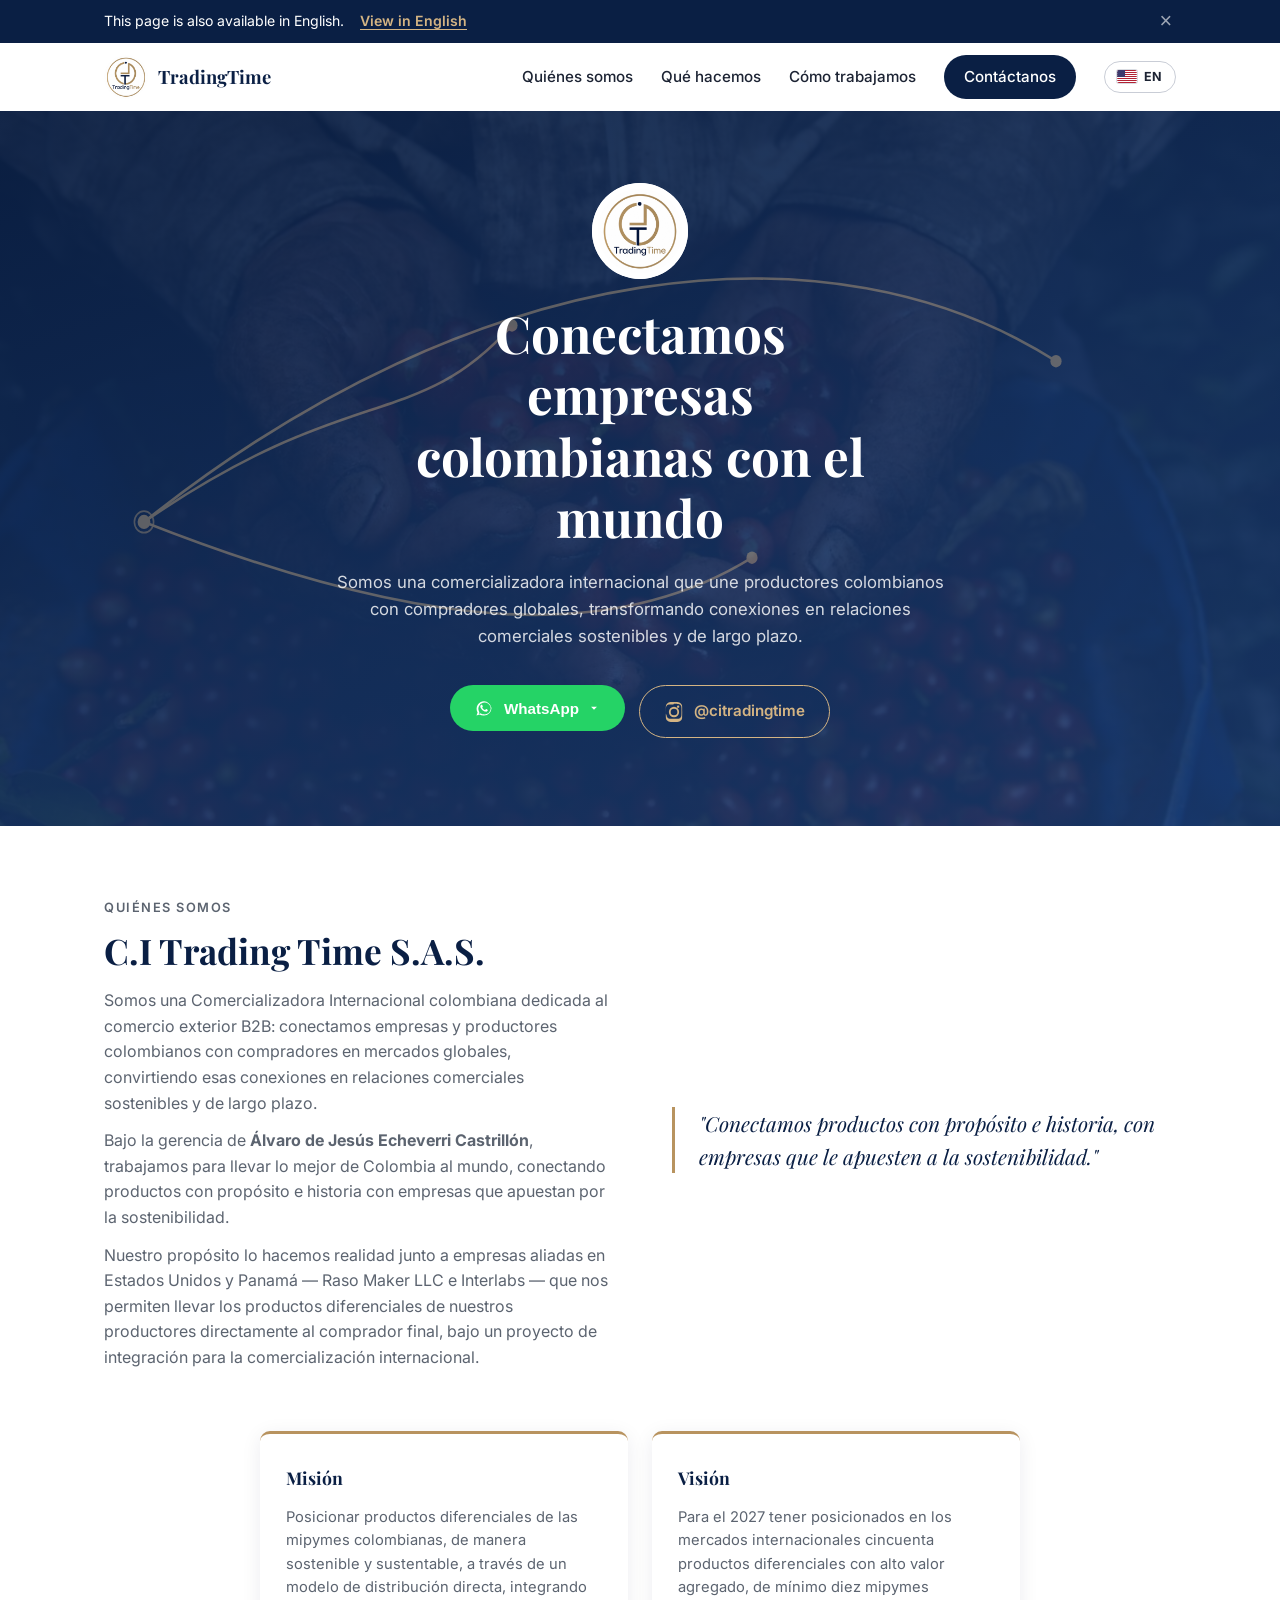
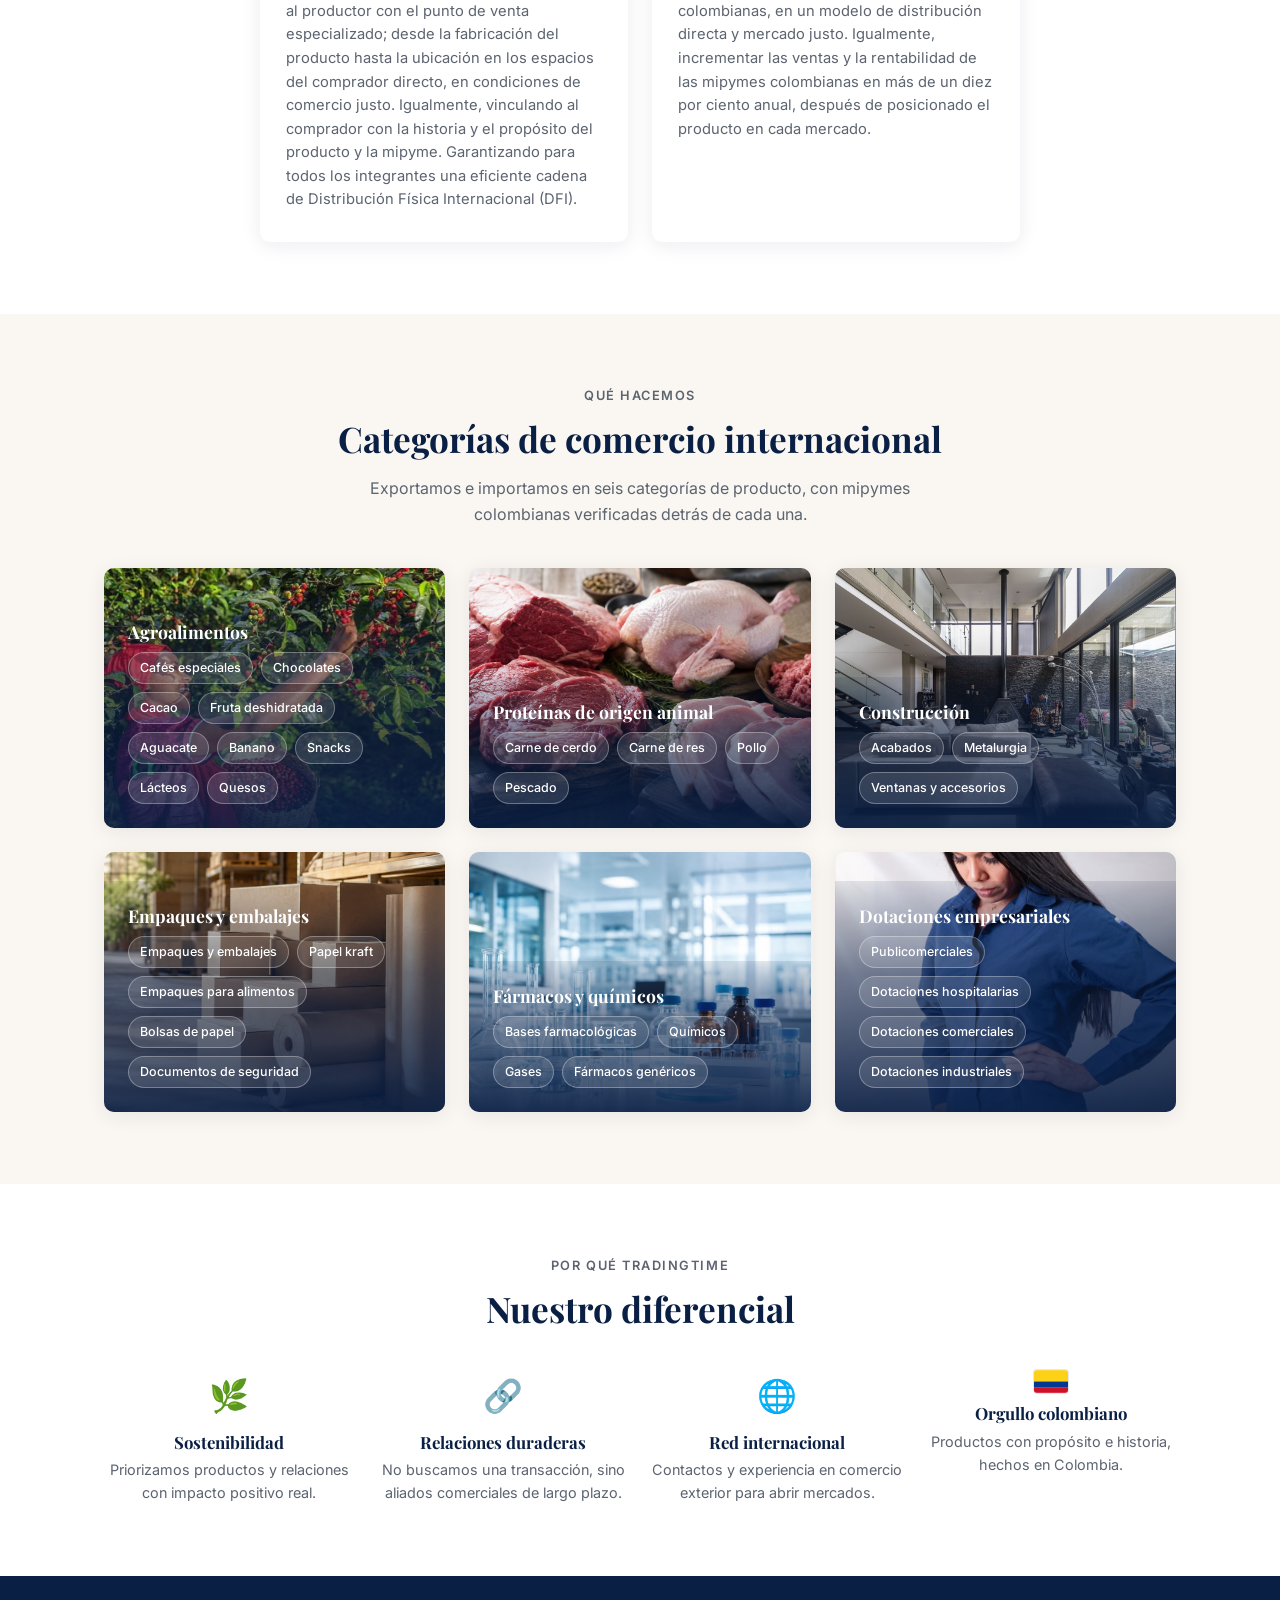
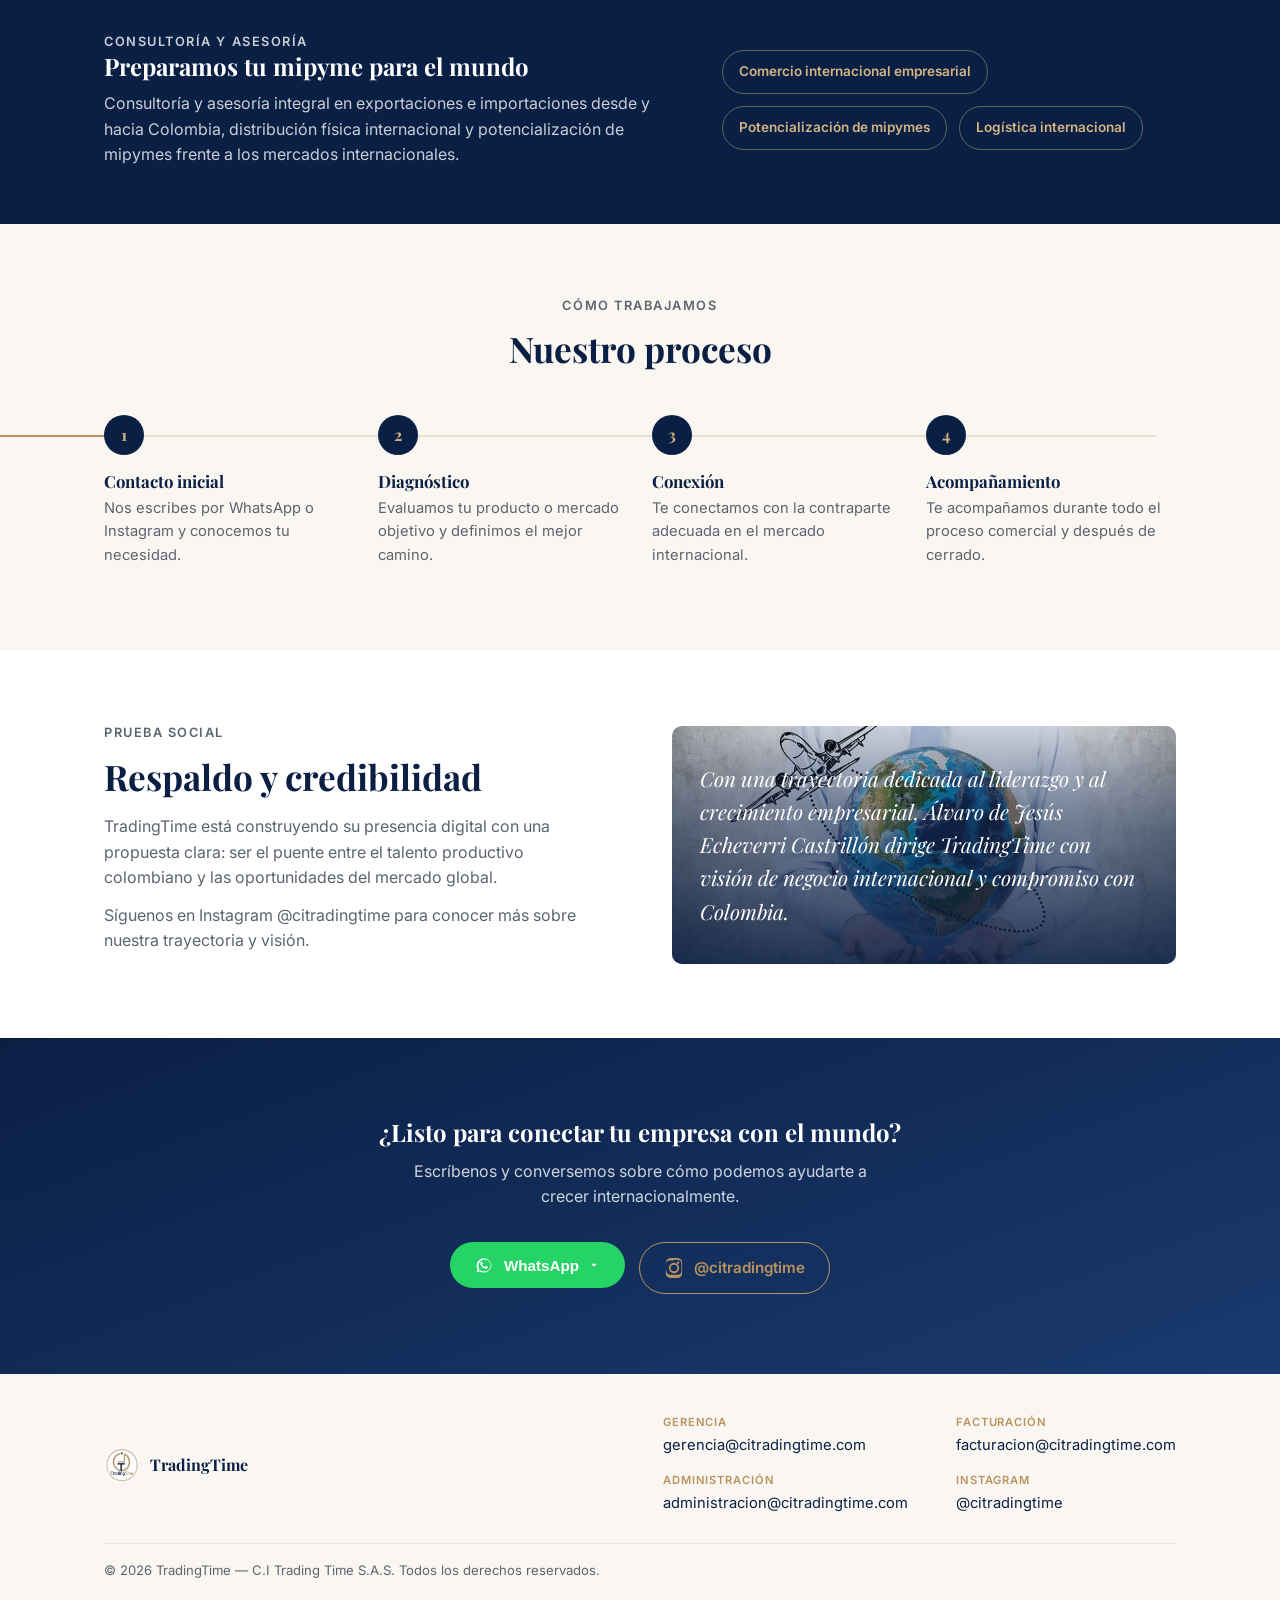
<file: index.html>
<!DOCTYPE html>
<html lang="es">
<head>
<meta charset="UTF-8">
<meta name="viewport" content="width=device-width, initial-scale=1.0">
<title>TradingTime | Conectamos empresas colombianas con el mundo</title>
<meta name="description" content="C.I Trading Time S.A.S. — Comercializadora internacional que conecta productores colombianos con compradores globales, bajo un enfoque de sostenibilidad y relaciones comerciales duraderas.">
<meta property="og:title" content="TradingTime | Conectamos empresas colombianas con el mundo">
<meta property="og:description" content="Comercializadora internacional B2B. Exportaciones, importaciones y alianzas comerciales sostenibles.">
<meta property="og:image" content="https://www.citradingtime.com/assets/logo.jpeg">
<meta property="og:url" content="https://www.citradingtime.com/">
<meta property="og:type" content="website">
<link rel="alternate" hreflang="es" href="https://www.citradingtime.com/">
<link rel="alternate" hreflang="en" href="https://www.citradingtime.com/en/">
<link rel="alternate" hreflang="x-default" href="https://www.citradingtime.com/">
<link rel="icon" type="image/jpeg" href="assets/logo.jpeg">
<link rel="preconnect" href="https://fonts.googleapis.com">
<link rel="preconnect" href="https://fonts.gstatic.com" crossorigin>
<link href="https://fonts.googleapis.com/css2?family=Playfair+Display:wght@600;700&family=Inter:wght@400;500;600;700&display=swap" rel="stylesheet">
<link rel="stylesheet" href="css/styles.css">
</head>
<body>

<div class="scroll-progress" id="scrollProgress" aria-hidden="true"></div>

<div class="lang-banner" data-lang-target="en" hidden>
  <div class="container lang-banner__inner">
    <span>This page is also available in English.</span>
    <a class="lang-banner__cta" href="/en/" hreflang="en">View in English</a>
    <button type="button" class="lang-banner__close" aria-label="Dismiss">&times;</button>
  </div>
</div>

<header class="header" id="header">
  <div class="container header__inner">
    <a href="#hero" class="header__logo">
      <img src="assets/logo.jpeg" alt="TradingTime" width="44" height="44">
      <span>TradingTime</span>
    </a>
    <nav class="nav" id="nav">
      <a href="#quienes-somos">Quiénes somos</a>
      <a href="#servicios">Qué hacemos</a>
      <a href="#como-trabajamos">Cómo trabajamos</a>
      <a href="#contacto" class="nav__cta">Contáctanos</a>
      <a href="/en/" class="nav__lang" hreflang="en" aria-label="View this page in English">
        <svg viewBox="0 0 24 16" width="20" height="13" aria-hidden="true">
          <rect width="24" height="16" fill="#FFFFFF"/>
          <g fill="#B22234">
            <rect width="24" height="1.23" y="0"/>
            <rect width="24" height="1.23" y="2.46"/>
            <rect width="24" height="1.23" y="4.92"/>
            <rect width="24" height="1.23" y="7.38"/>
            <rect width="24" height="1.23" y="9.85"/>
            <rect width="24" height="1.23" y="12.31"/>
            <rect width="24" height="1.23" y="14.77"/>
          </g>
          <rect width="9.6" height="8.62" fill="#3C3B6E"/>
        </svg>
        EN
      </a>
    </nav>
    <button class="hamburger" id="hamburger" aria-label="Abrir menú" aria-expanded="false" aria-controls="nav" data-label-open="Abrir menú" data-label-close="Cerrar menú">
      <span></span><span></span><span></span>
    </button>
  </div>
</header>

<main>

  <section class="hero" id="hero">
    <img src="assets/gallery/coffee-harvest-hands.jpg" alt="" class="hero__bg" aria-hidden="true">
    <div class="hero__overlay" aria-hidden="true"></div>
    <div class="hero__routes" aria-hidden="true">
      <svg viewBox="0 0 800 400" preserveAspectRatio="none">
        <path d="M90,230 C 220,150 260,180 320,120" />
        <path d="M90,230 C 260,290 380,300 470,250" />
        <path d="M90,230 C 300,80 520,60 660,140" />
        <circle class="node" cx="90" cy="230" r="4"></circle>
        <circle class="pulse" cx="90" cy="230" r="6"></circle>
        <circle class="node" cx="320" cy="120" r="3.5"></circle>
        <circle class="node" cx="470" cy="250" r="3.5"></circle>
        <circle class="node" cx="660" cy="140" r="3.5"></circle>
      </svg>
    </div>
    <div class="container hero__inner">
      <div class="hero__logo-spin">
        <img src="assets/logo.jpeg" alt="TradingTime" class="hero__logo-face hero__logo-face--front">
        <img src="assets/logo.jpeg" alt="" aria-hidden="true" class="hero__logo-face hero__logo-face--back">
      </div>
      <h1>Conectamos empresas colombianas con el mundo</h1>
      <p class="hero__subtitle">Somos una comercializadora internacional que une productores colombianos con compradores globales, transformando conexiones en relaciones comerciales sostenibles y de largo plazo.</p>
      <div class="cta-group" data-contact-group>
        <div class="wa-picker">
          <button type="button" class="btn btn--whatsapp wa-picker__toggle" aria-haspopup="true" aria-expanded="false">
            <svg viewBox="0 0 24 24" width="20" height="20" fill="currentColor" aria-hidden="true"><path d="M17.6 6.32A8.86 8.86 0 0 0 12.05 4a8.94 8.94 0 0 0-7.75 13.4L3 21l3.7-1.28A8.9 8.9 0 0 0 12.05 21 8.94 8.94 0 0 0 21 12.06a8.86 8.86 0 0 0-3.4-5.74Zm-5.55 13.3a7.4 7.4 0 0 1-3.78-1.03l-.27-.16-2.24.77.75-2.2-.18-.28a7.44 7.44 0 1 1 13.8-3.9 7.45 7.45 0 0 1-8.08 6.8Zm4.08-5.56c-.22-.11-1.32-.65-1.52-.73-.2-.07-.35-.11-.5.11-.15.22-.57.73-.7.88-.13.15-.26.16-.48.05-.22-.11-.94-.35-1.79-1.11-.66-.59-1.11-1.31-1.24-1.53-.13-.22-.01-.34.1-.45.1-.1.22-.26.33-.39.11-.13.15-.22.22-.37.07-.15.04-.28-.02-.39-.06-.11-.5-1.2-.68-1.65-.18-.43-.36-.37-.5-.38h-.43c-.15 0-.39.06-.59.28-.2.22-.77.75-.77 1.84s.79 2.14.9 2.29c.11.15 1.55 2.37 3.76 3.32.53.23.94.36 1.26.47.53.17 1.01.14 1.39.09.42-.06 1.32-.54 1.5-1.06.19-.52.19-.97.13-1.06-.06-.09-.2-.15-.42-.26Z"/></svg>
            WhatsApp
            <svg class="wa-picker__chevron" viewBox="0 0 24 24" width="14" height="14" fill="currentColor" aria-hidden="true"><path d="M7 10l5 5 5-5z"/></svg>
          </button>
          <div class="wa-picker__menu" role="menu">
            <a href="#" class="wa-picker__item" data-wa-contact="573168337106" role="menuitem" target="_blank" rel="noopener">
              <svg viewBox="0 0 24 24" width="16" height="16" fill="currentColor" aria-hidden="true"><path d="M17.6 6.32A8.86 8.86 0 0 0 12.05 4a8.94 8.94 0 0 0-7.75 13.4L3 21l3.7-1.28A8.9 8.9 0 0 0 12.05 21 8.94 8.94 0 0 0 21 12.06a8.86 8.86 0 0 0-3.4-5.74Zm-5.55 13.3a7.4 7.4 0 0 1-3.78-1.03l-.27-.16-2.24.77.75-2.2-.18-.28a7.44 7.44 0 1 1 13.8-3.9 7.45 7.45 0 0 1-8.08 6.8Zm4.08-5.56c-.22-.11-1.32-.65-1.52-.73-.2-.07-.35-.11-.5.11-.15.22-.57.73-.7.88-.13.15-.26.16-.48.05-.22-.11-.94-.35-1.79-1.11-.66-.59-1.11-1.31-1.24-1.53-.13-.22-.01-.34.1-.45.1-.1.22-.26.33-.39.11-.13.15-.22.22-.37.07-.15.04-.28-.02-.39-.06-.11-.5-1.2-.68-1.65-.18-.43-.36-.37-.5-.38h-.43c-.15 0-.39.06-.59.28-.2.22-.77.75-.77 1.84s.79 2.14.9 2.29c.11.15 1.55 2.37 3.76 3.32.53.23.94.36 1.26.47.53.17 1.01.14 1.39.09.42-.06 1.32-.54 1.5-1.06.19-.52.19-.97.13-1.06-.06-.09-.2-.15-.42-.26Z"/></svg>
              Álvaro Echeverri
            </a>
            <a href="#" class="wa-picker__item" data-wa-contact="573013566558" role="menuitem" target="_blank" rel="noopener">
              <svg viewBox="0 0 24 24" width="16" height="16" fill="currentColor" aria-hidden="true"><path d="M17.6 6.32A8.86 8.86 0 0 0 12.05 4a8.94 8.94 0 0 0-7.75 13.4L3 21l3.7-1.28A8.9 8.9 0 0 0 12.05 21 8.94 8.94 0 0 0 21 12.06a8.86 8.86 0 0 0-3.4-5.74Zm-5.55 13.3a7.4 7.4 0 0 1-3.78-1.03l-.27-.16-2.24.77.75-2.2-.18-.28a7.44 7.44 0 1 1 13.8-3.9 7.45 7.45 0 0 1-8.08 6.8Zm4.08-5.56c-.22-.11-1.32-.65-1.52-.73-.2-.07-.35-.11-.5.11-.15.22-.57.73-.7.88-.13.15-.26.16-.48.05-.22-.11-.94-.35-1.79-1.11-.66-.59-1.11-1.31-1.24-1.53-.13-.22-.01-.34.1-.45.1-.1.22-.26.33-.39.11-.13.15-.22.22-.37.07-.15.04-.28-.02-.39-.06-.11-.5-1.2-.68-1.65-.18-.43-.36-.37-.5-.38h-.43c-.15 0-.39.06-.59.28-.2.22-.77.75-.77 1.84s.79 2.14.9 2.29c.11.15 1.55 2.37 3.76 3.32.53.23.94.36 1.26.47.53.17 1.01.14 1.39.09.42-.06 1.32-.54 1.5-1.06.19-.52.19-.97.13-1.06-.06-.09-.2-.15-.42-.26Z"/></svg>
              Nicolás Echeverri
            </a>
          </div>
        </div>
        <a href="https://www.instagram.com/citradingtime" class="btn btn--instagram" aria-label="Síguenos en Instagram @citradingtime" target="_blank" rel="noopener">
          <svg viewBox="0 0 24 24" width="20" height="20" fill="currentColor" aria-hidden="true"><path d="M12 2.2c2.7 0 3 .01 4.1.06 1.1.05 1.8.22 2.2.36.55.22.95.47 1.37.89.42.42.67.82.89 1.37.15.4.32 1.1.36 2.2.05 1.1.06 1.5.06 4.1s-.01 3-.06 4.1c-.05 1.1-.22 1.8-.36 2.2-.22.55-.47.95-.89 1.37-.42.42-.82.67-1.37.89-.4.15-1.1.32-2.2.36-1.1.05-1.5.06-4.1.06s-3-.01-4.1-.06c-1.1-.05-1.8-.22-2.2-.36-.55-.22-.95-.47-1.37-.89a3.66 3.66 0 0 1-.89-1.37c-.15-.4-.32-1.1-.36-2.2C2.2 15 2.2 14.7 2.2 12s.01-3 .06-4.1c.05-1.1.22-1.8.36-2.2.22-.55.47-.95.89-1.37.42-.42.82-.67 1.37-.89.4-.15 1.1-.32 2.2-.36 1.1-.05 1.5-.06 4.1-.06M12 0C9.36 0 9.03.01 7.98.06c-1.05.05-1.77.22-2.4.47-.65.25-1.2.6-1.75 1.14A4.8 4.8 0 0 0 2.7 3.42c-.25.63-.42 1.35-.47 2.4C2.18 6.87 2.17 7.2 2.17 12s.01 5.13.06 6.18c.05 1.05.22 1.77.47 2.4.25.65.6 1.2 1.14 1.75.54.54 1.1.89 1.75 1.14.63.25 1.35.42 2.4.47C9.03 23.99 9.36 24 12 24s2.97-.01 4.02-.06c1.05-.05 1.77-.22 2.4-.47.65-.25 1.2-.6 1.75-1.14.54-.54.89-1.1 1.14-1.75.25-.63.42-1.35.47-2.4.05-1.05.06-1.38.06-6.18s-.01-5.13-.06-6.18c-.05-1.05-.22-1.77-.47-2.4a4.8 4.8 0 0 0-1.14-1.75A4.8 4.8 0 0 0 18.4.53c-.63-.25-1.35-.42-2.4-.47C14.97.01 14.64 0 12 0Zm0 5.84A6.16 6.16 0 1 0 12 18.16 6.16 6.16 0 0 0 12 5.84Zm0 10.16a4 4 0 1 1 0-8 4 4 0 0 1 0 8Zm6.4-10.4a1.44 1.44 0 1 1-2.88 0 1.44 1.44 0 0 1 2.88 0Z"/></svg>
          @citradingtime
        </a>
      </div>
    </div>
  </section>

  <section class="section" id="quienes-somos">
    <div class="container section--split">
      <div data-reveal>
        <p class="eyebrow">Quiénes somos</p>
        <h2>C.I Trading Time S.A.S.</h2>
        <p>Somos una Comercializadora Internacional colombiana dedicada al comercio exterior B2B: conectamos empresas y productores colombianos con compradores en mercados globales, convirtiendo esas conexiones en relaciones comerciales sostenibles y de largo plazo.</p>
        <p>Bajo la gerencia de <strong>Álvaro de Jesús Echeverri Castrillón</strong>, trabajamos para llevar lo mejor de Colombia al mundo, conectando productos con propósito e historia con empresas que apuestan por la sostenibilidad.</p>
        <p>Nuestro propósito lo hacemos realidad junto a empresas aliadas en Estados Unidos y Panamá — Raso Maker LLC e Interlabs — que nos permiten llevar los productos diferenciales de nuestros productores directamente al comprador final, bajo un proyecto de integración para la comercialización internacional.</p>
      </div>
      <blockquote class="quote" data-reveal>
        "Conectamos productos con propósito e historia, con empresas que le apuesten a la sostenibilidad."
      </blockquote>
    </div>
    <div class="container">
      <div class="grid grid--mission">
        <div class="mv-card" data-reveal>
          <span class="mv-card__tag">Misión</span>
          <p>Posicionar productos diferenciales de las mipymes colombianas, de manera sostenible y sustentable, a través de un modelo de distribución directa, integrando al productor con el punto de venta especializado; desde la fabricación del producto hasta la ubicación en los espacios del comprador directo, en condiciones de comercio justo. Igualmente, vinculando al comprador con la historia y el propósito del producto y la mipyme. Garantizando para todos los integrantes una eficiente cadena de Distribución Física Internacional (DFI).</p>
        </div>
        <div class="mv-card" data-reveal>
          <span class="mv-card__tag">Visión</span>
          <p>Para el 2027 tener posicionados en los mercados internacionales cincuenta productos diferenciales con alto valor agregado, de mínimo diez mipymes colombianas, en un modelo de distribución directa y mercado justo. Igualmente, incrementar las ventas y la rentabilidad de las mipymes colombianas en más de un diez por ciento anual, después de posicionado el producto en cada mercado.</p>
        </div>
      </div>
    </div>
  </section>

  <section class="section section--alt" id="servicios">
    <div class="container">
      <div class="section__head" data-reveal>
        <p class="eyebrow center">Qué hacemos</p>
        <h2 class="center">Categorías de comercio internacional</h2>
        <p class="section__intro center">Exportamos e importamos en seis categorías de producto, con mipymes colombianas verificadas detrás de cada una.</p>
      </div>
      <div class="grid grid--cat">
        <article class="card card--photo" data-reveal style="background-image:url('assets/gallery/coffee-picker.jpg')">
          <div class="card--photo__overlay">
            <h3>Agroalimentos</h3>
            <div class="tags">
              <span>Cafés especiales</span><span>Chocolates</span><span>Cacao</span><span>Fruta deshidratada</span><span>Aguacate</span><span>Banano</span><span>Snacks</span><span>Lácteos</span><span>Quesos</span>
            </div>
          </div>
        </article>
        <article class="card card--photo" data-reveal style="background-image:url('assets/gallery/proteinas-animal.jpg')">
          <div class="card--photo__overlay">
            <h3>Proteínas de origen animal</h3>
            <div class="tags">
              <span>Carne de cerdo</span><span>Carne de res</span><span>Pollo</span><span>Pescado</span>
            </div>
          </div>
        </article>
        <article class="card card--photo" data-reveal style="background-image:url('assets/gallery/arquitectura-interior.jpg')">
          <div class="card--photo__overlay">
            <h3>Construcción</h3>
            <div class="tags">
              <span>Acabados</span><span>Metalurgia</span><span>Ventanas y accesorios</span>
            </div>
          </div>
        </article>
        <article class="card card--photo" data-reveal style="background-image:url('assets/gallery/papeleria.jpg')">
          <div class="card--photo__overlay">
            <h3>Empaques y embalajes</h3>
            <div class="tags">
              <span>Empaques y embalajes</span><span>Papel kraft</span><span>Empaques para alimentos</span><span>Bolsas de papel</span><span>Documentos de seguridad</span>
            </div>
          </div>
        </article>
        <article class="card card--photo" data-reveal style="background-image:url('assets/gallery/farmacos-quimicos.jpg')">
          <div class="card--photo__overlay">
            <h3>Fármacos y químicos</h3>
            <div class="tags">
              <span>Bases farmacológicas</span><span>Químicos</span><span>Gases</span><span>Fármacos genéricos</span>
            </div>
          </div>
        </article>
        <article class="card card--photo" data-reveal style="background-image:url('assets/gallery/dotaciones-uniforme.jpg')">
          <div class="card--photo__overlay">
            <h3>Dotaciones empresariales</h3>
            <div class="tags">
              <span>Publicomerciales</span><span>Dotaciones hospitalarias</span><span>Dotaciones comerciales</span><span>Dotaciones industriales</span>
            </div>
          </div>
        </article>
      </div>
    </div>
  </section>

  <!-- Sección "Nuestras mipymes" oculta temporalmente a pedido del cliente (se deja el código listo para reactivar más adelante)
  <section class="section" id="mipymes">
    <div class="container">
      <div class="section__head" data-reveal>
        <p class="eyebrow center">Nuestras mipymes</p>
        <h2 class="center">Marcas colombianas que representamos</h2>
        <p class="section__intro center">Un proyecto de integración para la comercialización internacional, con productores reales detrás de cada marca.</p>
      </div>
      <div class="grid grid--mipymes">
        <article class="brand-card" data-reveal>
          <img src="assets/icons/coffee-sack.png" alt="" class="brand-card__icon-img brand-card__icon-img--dark" loading="lazy">
          <div class="brand-card__body">
            <h3>CFS Coffee &amp; Raso Maker LLC</h3>
            <p>Llevan el café colombiano desde la planta hasta cada taza, bajo un proyecto conjunto de integración para su comercialización en tiendas especializadas internacionales.</p>
          </div>
        </article>
        <article class="brand-card" data-reveal>
          <img src="assets/gallery/nunchuah-productor.jpg" alt="Productor de cacao de Nunchía, Casanare" class="brand-card__img" loading="lazy">
          <div class="brand-card__body">
            <h3>Nunchuah</h3>
            <p>Chocolate de alta calidad de una familia de pequeños productores de cacao de Nunchía, Casanare, transformando el mejor grano desde 2012.</p>
          </div>
        </article>
        <article class="brand-card" data-reveal>
          <img src="assets/gallery/terra-dulce-logo.jpg" alt="Empaque de Terra Dulce" class="brand-card__img" loading="lazy">
          <div class="brand-card__body">
            <h3>Terra Dulce</h3>
            <p>Chocolate artesanal de alto contenido de cacao fino, sin lecitinas ni azúcar refinado, para una alimentación consciente.</p>
          </div>
        </article>
        <article class="brand-card" data-reveal>
          <img src="assets/gallery/frudaqui-producto.jpg" alt="Empaque de harina de banano verde Frudaqui" class="brand-card__img" loading="lazy">
          <div class="brand-card__body">
            <h3>Frudaqui</h3>
            <p>Fruta deshidratada que conserva hasta el 80% de los nutrientes de la fruta fresca, para una dieta sana y equilibrada.</p>
          </div>
        </article>
        <article class="brand-card" data-reveal>
          <img src="assets/gallery/monte-real-producto.jpg" alt="Botella de crema de café Brûlé, de Monte Real" class="brand-card__img" loading="lazy">
          <div class="brand-card__body">
            <h3>Monte Real</h3>
            <p>Licorera del sector agroindustrial, fabricante y comercializadora de productos vínicos y licores de buena calidad.</p>
          </div>
        </article>
        <article class="brand-card" data-reveal>
          <img src="assets/gallery/ladys-confecciones.jpg" alt="Uniforme corporativo de Ladys Confecciones" class="brand-card__img" loading="lazy">
          <div class="brand-card__body">
            <h3>Ladys Confecciones</h3>
            <p>Confecciones, dotaciones y uniformes multisectoriales de una compañía indígena de Santa Marta comprometida con la sostenibilidad.</p>
          </div>
        </article>
        <article class="brand-card" data-reveal>
          <img src="assets/gallery/neutral-arquitectura-2.jpg" alt="Espacio comercial con diseño bioclimático de Neutral Arquitectura" class="brand-card__img" loading="lazy">
          <div class="brand-card__body">
            <h3>Neutral Arquitectura</h3>
            <p>Diseño bioclimático y neuroarquitectura para vivienda sostenible y espacios comerciales, con proyectos en Colombia y EE. UU.</p>
          </div>
        </article>
      </div>
    </div>
  </section>
  -->

  <section class="section" id="por-que">
    <div class="container">
      <div class="section__head" data-reveal>
        <p class="eyebrow center">Por qué TradingTime</p>
        <h2 class="center">Nuestro diferencial</h2>
      </div>
      <div class="grid grid--4">
        <div class="pillar" data-reveal>
          <div class="pillar__icon">🌿</div>
          <h3>Sostenibilidad</h3>
          <p>Priorizamos productos y relaciones con impacto positivo real.</p>
        </div>
        <div class="pillar" data-reveal>
          <div class="pillar__icon">🔗</div>
          <h3>Relaciones duraderas</h3>
          <p>No buscamos una transacción, sino aliados comerciales de largo plazo.</p>
        </div>
        <div class="pillar" data-reveal>
          <div class="pillar__icon">🌐</div>
          <h3>Red internacional</h3>
          <p>Contactos y experiencia en comercio exterior para abrir mercados.</p>
        </div>
        <div class="pillar" data-reveal>
          <div class="pillar__icon pillar__icon--flag" aria-hidden="true">
            <svg viewBox="0 0 3 2" width="34" height="23"><rect width="3" height="1" y="0" fill="#FCD116"/><rect width="3" height="0.5" y="1" fill="#003893"/><rect width="3" height="0.5" y="1.5" fill="#CE1126"/></svg>
          </div>
          <h3>Orgullo colombiano</h3>
          <p>Productos con propósito e historia, hechos en Colombia.</p>
        </div>
      </div>
    </div>
  </section>

  <section class="consultoria" id="consultoria">
    <div class="container consultoria__inner">
      <div data-reveal>
        <p class="eyebrow">Consultoría y asesoría</p>
        <h2>Preparamos tu mipyme para el mundo</h2>
        <p>Consultoría y asesoría integral en exportaciones e importaciones desde y hacia Colombia, distribución física internacional y potencialización de mipymes frente a los mercados internacionales.</p>
      </div>
      <div class="consultoria__badges" data-reveal>
        <span>Comercio internacional empresarial</span>
        <span>Potencialización de mipymes</span>
        <span>Logística internacional</span>
      </div>
    </div>
  </section>

  <section class="section section--alt" id="como-trabajamos">
    <div class="container">
      <div class="section__head" data-reveal>
        <p class="eyebrow center">Cómo trabajamos</p>
        <h2 class="center">Nuestro proceso</h2>
      </div>
      <div class="timeline-wrap">
        <span class="timeline__track" aria-hidden="true"></span>
        <span class="timeline__track-fill" aria-hidden="true"></span>
        <ol class="timeline">
          <li><span class="timeline__num">1</span><h3>Contacto inicial</h3><p>Nos escribes por WhatsApp o Instagram y conocemos tu necesidad.</p></li>
          <li><span class="timeline__num">2</span><h3>Diagnóstico</h3><p>Evaluamos tu producto o mercado objetivo y definimos el mejor camino.</p></li>
          <li><span class="timeline__num">3</span><h3>Conexión</h3><p>Te conectamos con la contraparte adecuada en el mercado internacional.</p></li>
          <li><span class="timeline__num">4</span><h3>Acompañamiento</h3><p>Te acompañamos durante todo el proceso comercial y después de cerrado.</p></li>
        </ol>
      </div>
    </div>
  </section>

  <section class="section" id="credibilidad">
    <div class="container section--split reverse">
      <blockquote class="quote quote--photo" data-reveal style="background-image:url('assets/gallery/logistica-internacional.jpg')">
        <span>Con una trayectoria dedicada al liderazgo y al crecimiento empresarial, Álvaro de Jesús Echeverri Castrillón dirige TradingTime con visión de negocio internacional y compromiso con Colombia.</span>
      </blockquote>
      <div data-reveal>
        <p class="eyebrow">Prueba social</p>
        <h2>Respaldo y credibilidad</h2>
        <p>TradingTime está construyendo su presencia digital con una propuesta clara: ser el puente entre el talento productivo colombiano y las oportunidades del mercado global.</p>
        <p>Síguenos en Instagram <a href="https://www.instagram.com/citradingtime" target="_blank" rel="noopener">@citradingtime</a> para conocer más sobre nuestra trayectoria y visión.</p>
      </div>
    </div>
  </section>

  <section class="cta-final" id="contacto">
    <div class="container">
      <h2 data-reveal>¿Listo para conectar tu empresa con el mundo?</h2>
      <p data-reveal>Escríbenos y conversemos sobre cómo podemos ayudarte a crecer internacionalmente.</p>
      <div class="cta-group" data-contact-group data-reveal>
        <div class="wa-picker">
          <button type="button" class="btn btn--whatsapp wa-picker__toggle" aria-haspopup="true" aria-expanded="false">
            <svg viewBox="0 0 24 24" width="20" height="20" fill="currentColor" aria-hidden="true"><path d="M17.6 6.32A8.86 8.86 0 0 0 12.05 4a8.94 8.94 0 0 0-7.75 13.4L3 21l3.7-1.28A8.9 8.9 0 0 0 12.05 21 8.94 8.94 0 0 0 21 12.06a8.86 8.86 0 0 0-3.4-5.74Zm-5.55 13.3a7.4 7.4 0 0 1-3.78-1.03l-.27-.16-2.24.77.75-2.2-.18-.28a7.44 7.44 0 1 1 13.8-3.9 7.45 7.45 0 0 1-8.08 6.8Zm4.08-5.56c-.22-.11-1.32-.65-1.52-.73-.2-.07-.35-.11-.5.11-.15.22-.57.73-.7.88-.13.15-.26.16-.48.05-.22-.11-.94-.35-1.79-1.11-.66-.59-1.11-1.31-1.24-1.53-.13-.22-.01-.34.1-.45.1-.1.22-.26.33-.39.11-.13.15-.22.22-.37.07-.15.04-.28-.02-.39-.06-.11-.5-1.2-.68-1.65-.18-.43-.36-.37-.5-.38h-.43c-.15 0-.39.06-.59.28-.2.22-.77.75-.77 1.84s.79 2.14.9 2.29c.11.15 1.55 2.37 3.76 3.32.53.23.94.36 1.26.47.53.17 1.01.14 1.39.09.42-.06 1.32-.54 1.5-1.06.19-.52.19-.97.13-1.06-.06-.09-.2-.15-.42-.26Z"/></svg>
            WhatsApp
            <svg class="wa-picker__chevron" viewBox="0 0 24 24" width="14" height="14" fill="currentColor" aria-hidden="true"><path d="M7 10l5 5 5-5z"/></svg>
          </button>
          <div class="wa-picker__menu" role="menu">
            <a href="#" class="wa-picker__item" data-wa-contact="573168337106" role="menuitem" target="_blank" rel="noopener">
              <svg viewBox="0 0 24 24" width="16" height="16" fill="currentColor" aria-hidden="true"><path d="M17.6 6.32A8.86 8.86 0 0 0 12.05 4a8.94 8.94 0 0 0-7.75 13.4L3 21l3.7-1.28A8.9 8.9 0 0 0 12.05 21 8.94 8.94 0 0 0 21 12.06a8.86 8.86 0 0 0-3.4-5.74Zm-5.55 13.3a7.4 7.4 0 0 1-3.78-1.03l-.27-.16-2.24.77.75-2.2-.18-.28a7.44 7.44 0 1 1 13.8-3.9 7.45 7.45 0 0 1-8.08 6.8Zm4.08-5.56c-.22-.11-1.32-.65-1.52-.73-.2-.07-.35-.11-.5.11-.15.22-.57.73-.7.88-.13.15-.26.16-.48.05-.22-.11-.94-.35-1.79-1.11-.66-.59-1.11-1.31-1.24-1.53-.13-.22-.01-.34.1-.45.1-.1.22-.26.33-.39.11-.13.15-.22.22-.37.07-.15.04-.28-.02-.39-.06-.11-.5-1.2-.68-1.65-.18-.43-.36-.37-.5-.38h-.43c-.15 0-.39.06-.59.28-.2.22-.77.75-.77 1.84s.79 2.14.9 2.29c.11.15 1.55 2.37 3.76 3.32.53.23.94.36 1.26.47.53.17 1.01.14 1.39.09.42-.06 1.32-.54 1.5-1.06.19-.52.19-.97.13-1.06-.06-.09-.2-.15-.42-.26Z"/></svg>
              Álvaro Echeverri
            </a>
            <a href="#" class="wa-picker__item" data-wa-contact="573013566558" role="menuitem" target="_blank" rel="noopener">
              <svg viewBox="0 0 24 24" width="16" height="16" fill="currentColor" aria-hidden="true"><path d="M17.6 6.32A8.86 8.86 0 0 0 12.05 4a8.94 8.94 0 0 0-7.75 13.4L3 21l3.7-1.28A8.9 8.9 0 0 0 12.05 21 8.94 8.94 0 0 0 21 12.06a8.86 8.86 0 0 0-3.4-5.74Zm-5.55 13.3a7.4 7.4 0 0 1-3.78-1.03l-.27-.16-2.24.77.75-2.2-.18-.28a7.44 7.44 0 1 1 13.8-3.9 7.45 7.45 0 0 1-8.08 6.8Zm4.08-5.56c-.22-.11-1.32-.65-1.52-.73-.2-.07-.35-.11-.5.11-.15.22-.57.73-.7.88-.13.15-.26.16-.48.05-.22-.11-.94-.35-1.79-1.11-.66-.59-1.11-1.31-1.24-1.53-.13-.22-.01-.34.1-.45.1-.1.22-.26.33-.39.11-.13.15-.22.22-.37.07-.15.04-.28-.02-.39-.06-.11-.5-1.2-.68-1.65-.18-.43-.36-.37-.5-.38h-.43c-.15 0-.39.06-.59.28-.2.22-.77.75-.77 1.84s.79 2.14.9 2.29c.11.15 1.55 2.37 3.76 3.32.53.23.94.36 1.26.47.53.17 1.01.14 1.39.09.42-.06 1.32-.54 1.5-1.06.19-.52.19-.97.13-1.06-.06-.09-.2-.15-.42-.26Z"/></svg>
              Nicolás Echeverri
            </a>
          </div>
        </div>
        <a href="https://www.instagram.com/citradingtime" class="btn btn--instagram" aria-label="Síguenos en Instagram @citradingtime" target="_blank" rel="noopener">
          <svg viewBox="0 0 24 24" width="20" height="20" fill="currentColor" aria-hidden="true"><path d="M12 2.2c2.7 0 3 .01 4.1.06 1.1.05 1.8.22 2.2.36.55.22.95.47 1.37.89.42.42.67.82.89 1.37.15.4.32 1.1.36 2.2.05 1.1.06 1.5.06 4.1s-.01 3-.06 4.1c-.05 1.1-.22 1.8-.36 2.2-.22.55-.47.95-.89 1.37-.42.42-.82.67-1.37.89-.4.15-1.1.32-2.2.36-1.1.05-1.5.06-4.1.06s-3-.01-4.1-.06c-1.1-.05-1.8-.22-2.2-.36-.55-.22-.95-.47-1.37-.89a3.66 3.66 0 0 1-.89-1.37c-.15-.4-.32-1.1-.36-2.2C2.2 15 2.2 14.7 2.2 12s.01-3 .06-4.1c.05-1.1.22-1.8.36-2.2.22-.55.47-.95.89-1.37.42-.42.82-.67 1.37-.89.4-.15 1.1-.32 2.2-.36 1.1-.05 1.5-.06 4.1-.06M12 0C9.36 0 9.03.01 7.98.06c-1.05.05-1.77.22-2.4.47-.65.25-1.2.6-1.75 1.14A4.8 4.8 0 0 0 2.7 3.42c-.25.63-.42 1.35-.47 2.4C2.18 6.87 2.17 7.2 2.17 12s.01 5.13.06 6.18c.05 1.05.22 1.77.47 2.4.25.65.6 1.2 1.14 1.75.54.54 1.1.89 1.75 1.14.63.25 1.35.42 2.4.47C9.03 23.99 9.36 24 12 24s2.97-.01 4.02-.06c1.05-.05 1.77-.22 2.4-.47.65-.25 1.2-.6 1.75-1.14.54-.54.89-1.1 1.14-1.75.25-.63.42-1.35.47-2.4.05-1.05.06-1.38.06-6.18s-.01-5.13-.06-6.18c-.05-1.05-.22-1.77-.47-2.4a4.8 4.8 0 0 0-1.14-1.75A4.8 4.8 0 0 0 18.4.53c-.63-.25-1.35-.42-2.4-.47C14.97.01 14.64 0 12 0Zm0 5.84A6.16 6.16 0 1 0 12 18.16 6.16 6.16 0 0 0 12 5.84Zm0 10.16a4 4 0 1 1 0-8 4 4 0 0 1 0 8Zm6.4-10.4a1.44 1.44 0 1 1-2.88 0 1.44 1.44 0 0 1 2.88 0Z"/></svg>
          @citradingtime
        </a>
      </div>
    </div>
  </section>

</main>

<footer class="footer">
  <div class="container footer__inner">
    <div class="footer__brand">
      <img src="assets/logo.jpeg" alt="TradingTime" width="36" height="36">
      <span>TradingTime</span>
    </div>
    <div class="footer__contact">
      <div class="footer__item">
        <span class="footer__label">Gerencia</span>
        <a href="mailto:gerencia@citradingtime.com">gerencia@citradingtime.com</a>
      </div>
      <div class="footer__item">
        <span class="footer__label">Facturación</span>
        <a href="mailto:facturacion@citradingtime.com">facturacion@citradingtime.com</a>
      </div>
      <div class="footer__item">
        <span class="footer__label">Administración</span>
        <a href="mailto:administracion@citradingtime.com">administracion@citradingtime.com</a>
      </div>
      <div class="footer__item">
        <span class="footer__label">Instagram</span>
        <a href="https://www.instagram.com/citradingtime" target="_blank" rel="noopener">@citradingtime</a>
      </div>
    </div>
    <p class="footer__copy">© <span id="year"></span> TradingTime — C.I Trading Time S.A.S. Todos los derechos reservados.</p>
  </div>
</footer>

<a href="#" class="fab-whatsapp" data-channel="whatsapp" aria-label="Escríbenos por WhatsApp" target="_blank" rel="noopener">
  <svg viewBox="0 0 24 24" width="26" height="26" fill="currentColor" aria-hidden="true"><path d="M17.6 6.32A8.86 8.86 0 0 0 12.05 4a8.94 8.94 0 0 0-7.75 13.4L3 21l3.7-1.28A8.9 8.9 0 0 0 12.05 21 8.94 8.94 0 0 0 21 12.06a8.86 8.86 0 0 0-3.4-5.74Zm-5.55 13.3a7.4 7.4 0 0 1-3.78-1.03l-.27-.16-2.24.77.75-2.2-.18-.28a7.44 7.44 0 1 1 13.8-3.9 7.45 7.45 0 0 1-8.08 6.8Zm4.08-5.56c-.22-.11-1.32-.65-1.52-.73-.2-.07-.35-.11-.5.11-.15.22-.57.73-.7.88-.13.15-.26.16-.48.05-.22-.11-.94-.35-1.79-1.11-.66-.59-1.11-1.31-1.24-1.53-.13-.22-.01-.34.1-.45.1-.1.22-.26.33-.39.11-.13.15-.22.22-.37.07-.15.04-.28-.02-.39-.06-.11-.5-1.2-.68-1.65-.18-.43-.36-.37-.5-.38h-.43c-.15 0-.39.06-.59.28-.2.22-.77.75-.77 1.84s.79 2.14.9 2.29c.11.15 1.55 2.37 3.76 3.32.53.23.94.36 1.26.47.53.17 1.01.14 1.39.09.42-.06 1.32-.54 1.5-1.06.19-.52.19-.97.13-1.06-.06-.09-.2-.15-.42-.26Z"/></svg>
</a>

<script src="js/main.js" defer></script>
</body>
</html>
</file>
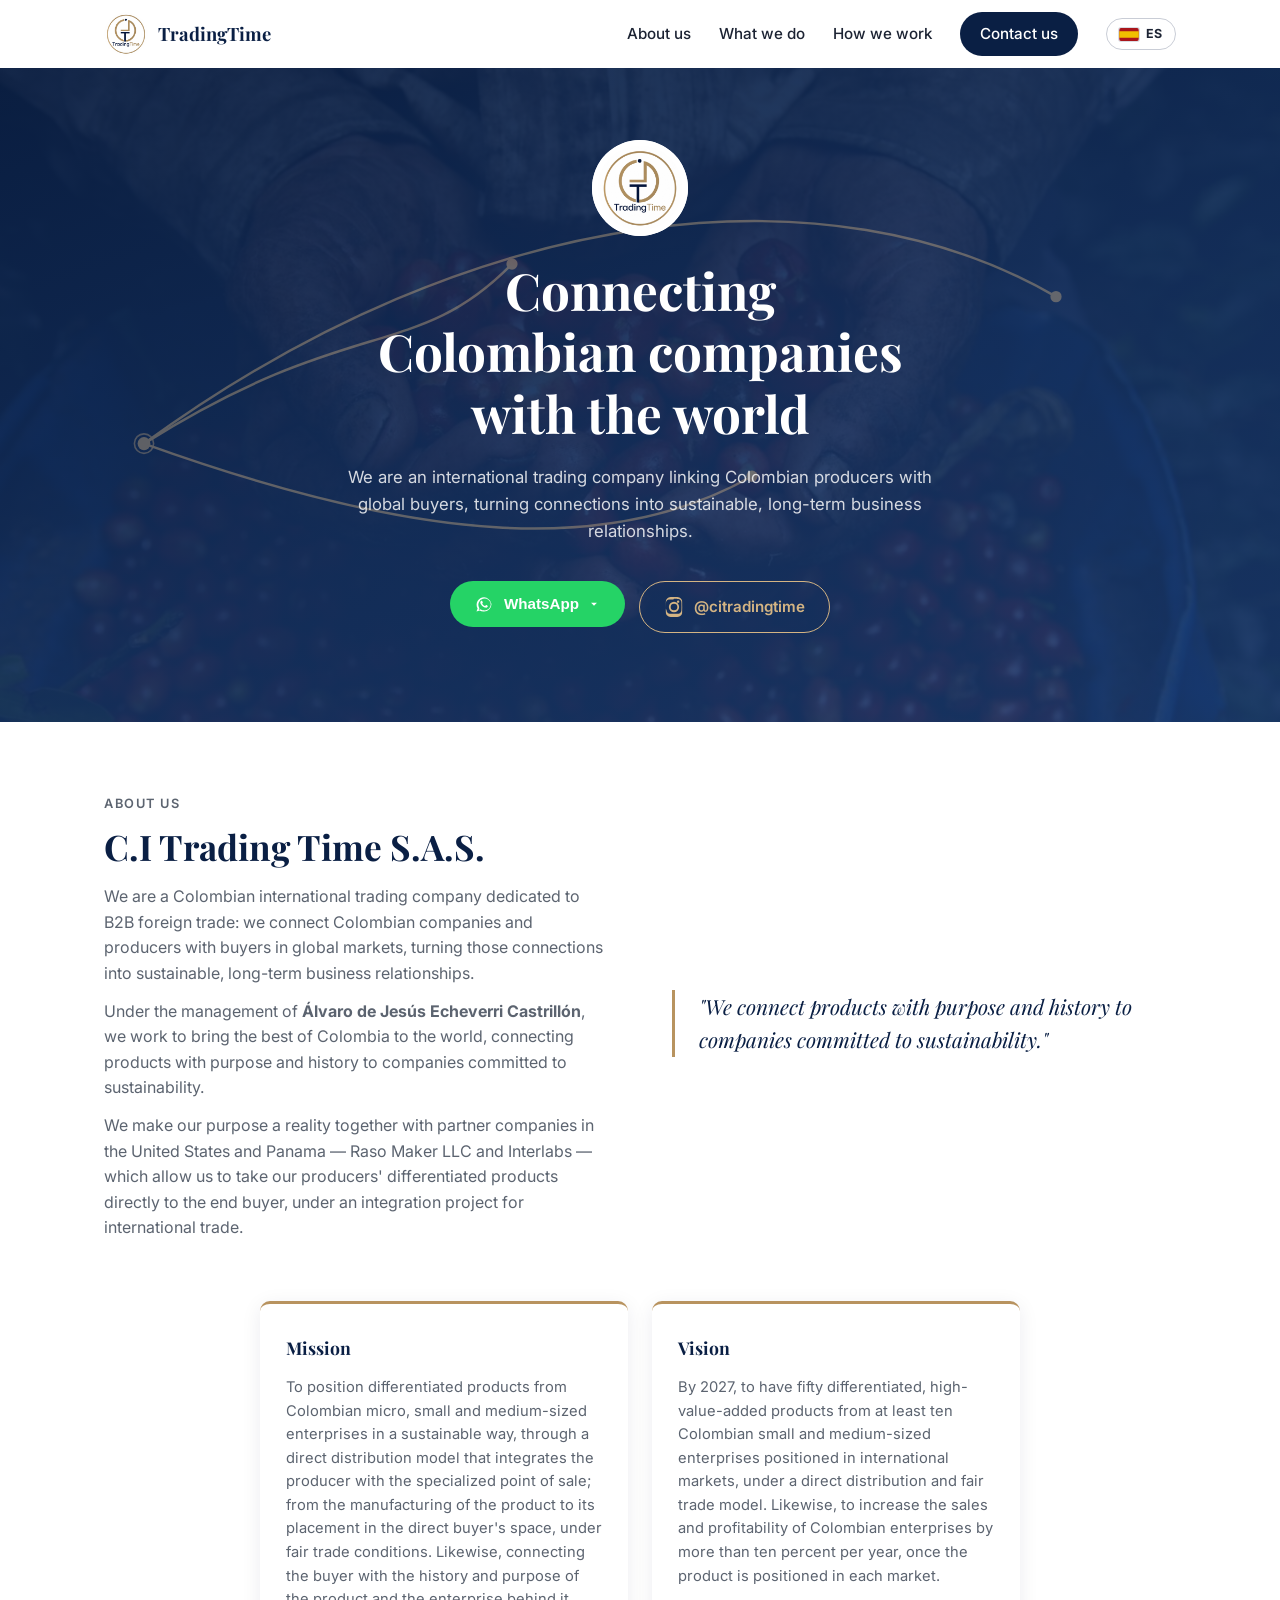
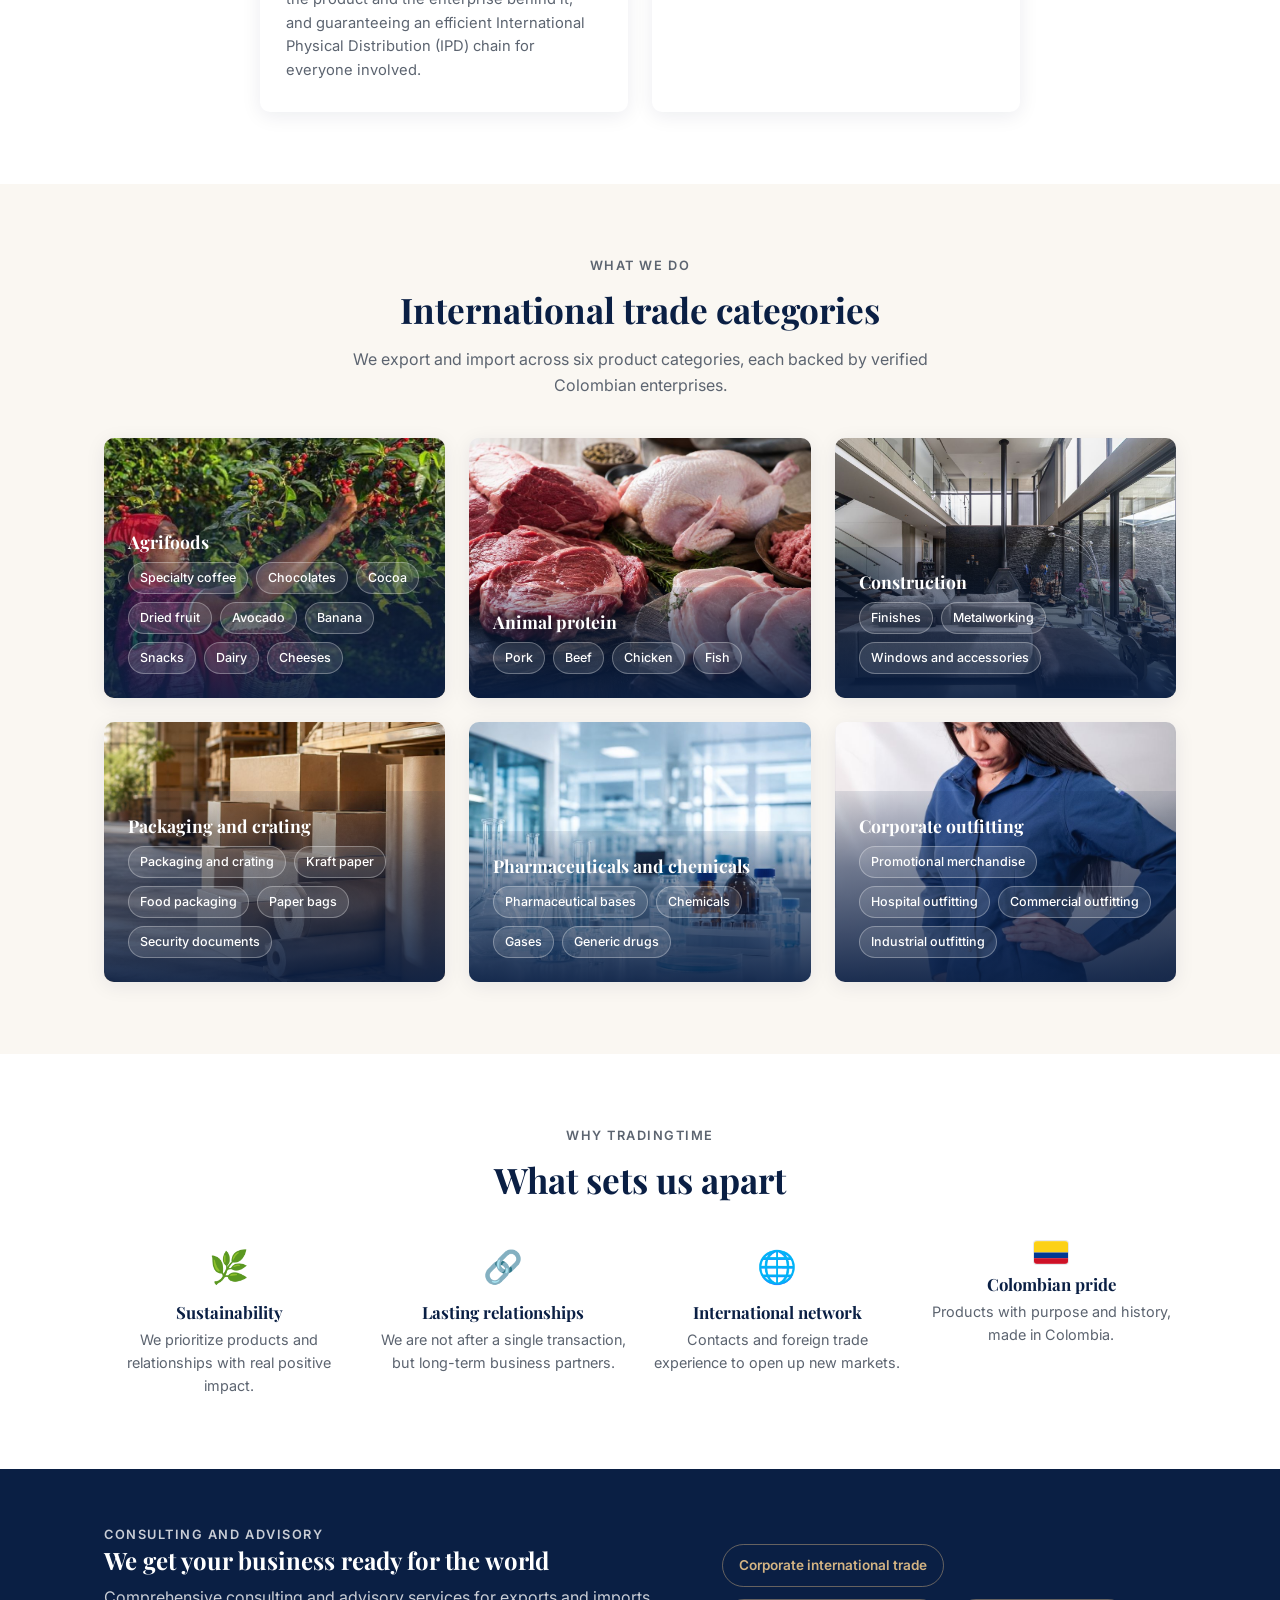
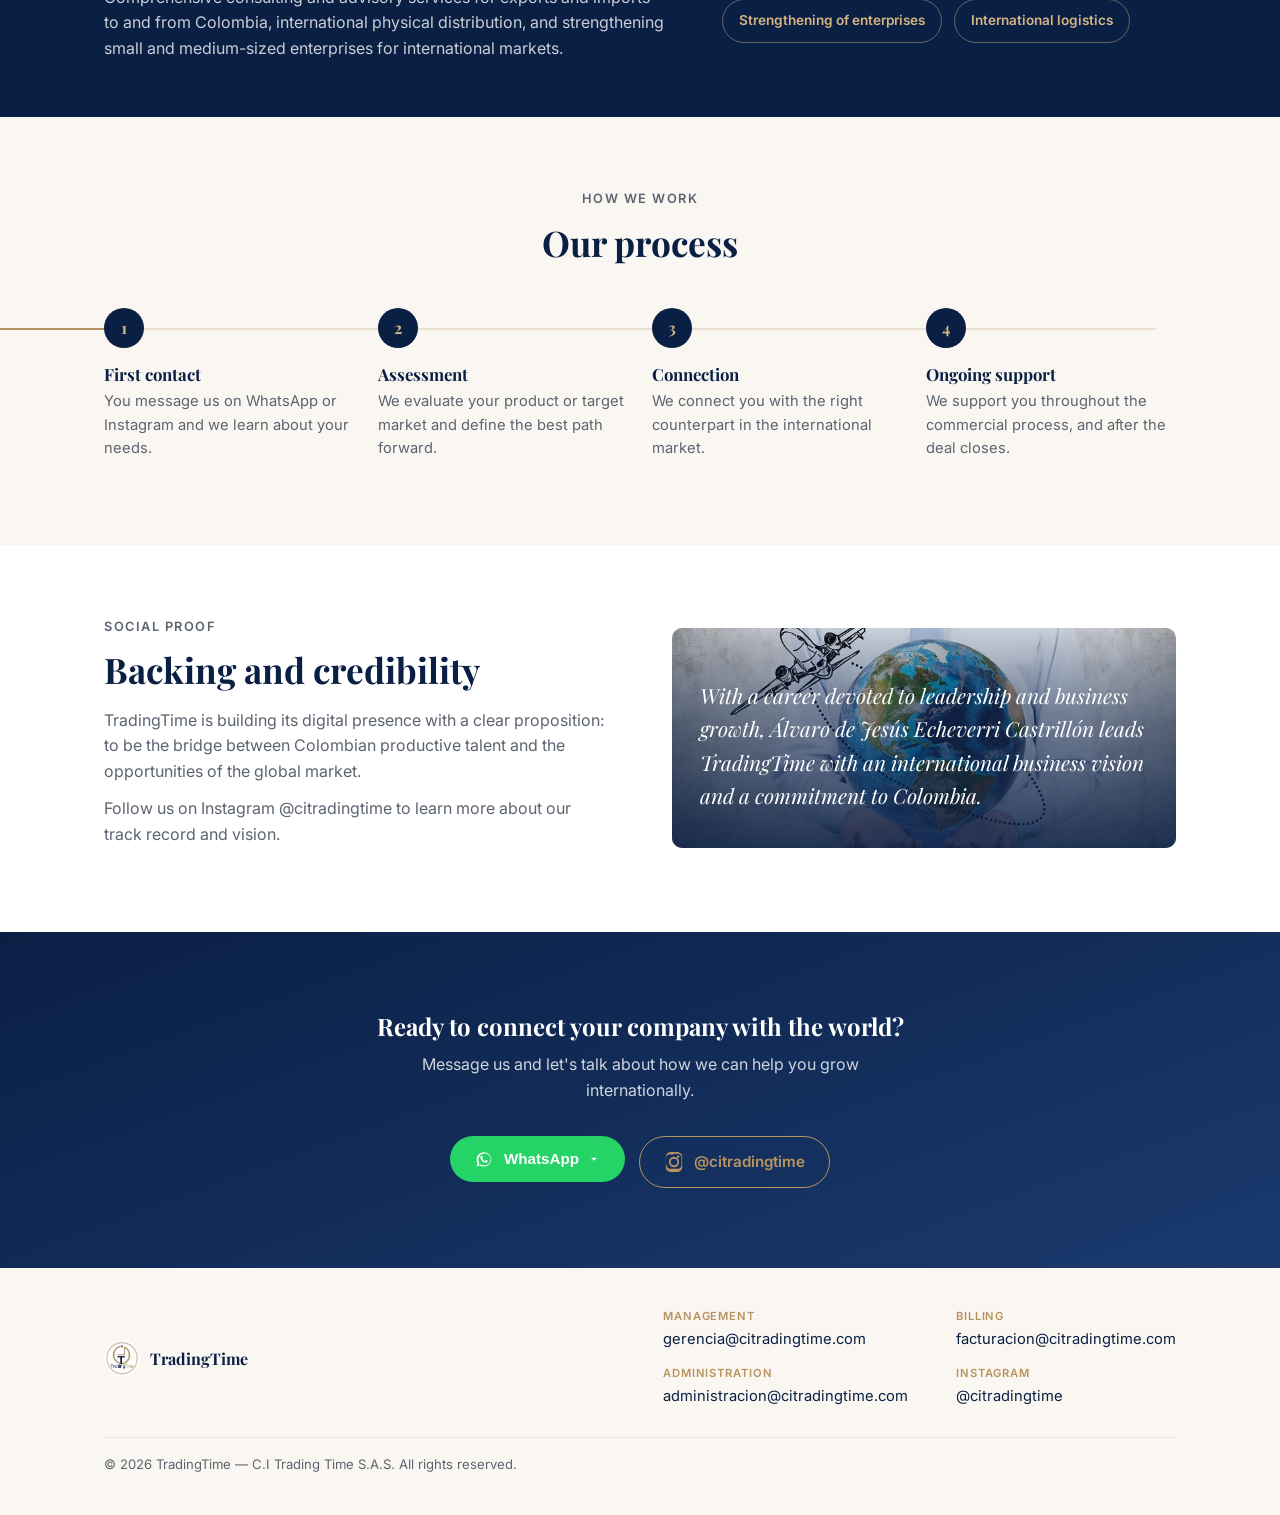
<file: en/index.html>
<!DOCTYPE html>
<html lang="en">
<head>
<meta charset="UTF-8">
<meta name="viewport" content="width=device-width, initial-scale=1.0">
<title>TradingTime | Connecting Colombian companies with the world</title>
<meta name="description" content="C.I Trading Time S.A.S. — International trading company connecting Colombian producers with global buyers, with a focus on sustainability and long-term business relationships.">
<meta property="og:title" content="TradingTime | Connecting Colombian companies with the world">
<meta property="og:description" content="B2B international trading company. Exports, imports and sustainable commercial partnerships.">
<meta property="og:image" content="https://www.citradingtime.com/assets/logo.jpeg">
<meta property="og:url" content="https://www.citradingtime.com/en/">
<meta property="og:type" content="website">
<link rel="alternate" hreflang="es" href="https://www.citradingtime.com/">
<link rel="alternate" hreflang="en" href="https://www.citradingtime.com/en/">
<link rel="alternate" hreflang="x-default" href="https://www.citradingtime.com/">
<link rel="icon" type="image/jpeg" href="../assets/logo.jpeg">
<link rel="preconnect" href="https://fonts.googleapis.com">
<link rel="preconnect" href="https://fonts.gstatic.com" crossorigin>
<link href="https://fonts.googleapis.com/css2?family=Playfair+Display:wght@600;700&family=Inter:wght@400;500;600;700&display=swap" rel="stylesheet">
<link rel="stylesheet" href="../css/styles.css">
</head>
<body data-wa-message="Hello TradingTime, I would like to know more about your international trade services.">

<div class="scroll-progress" id="scrollProgress" aria-hidden="true"></div>

<div class="lang-banner" data-lang-target="es" hidden>
  <div class="container lang-banner__inner">
    <span>Esta página también está disponible en español.</span>
    <a class="lang-banner__cta" href="/" hreflang="es">Ver en español</a>
    <button type="button" class="lang-banner__close" aria-label="Cerrar">&times;</button>
  </div>
</div>

<header class="header" id="header">
  <div class="container header__inner">
    <a href="#hero" class="header__logo">
      <img src="../assets/logo.jpeg" alt="TradingTime" width="44" height="44">
      <span>TradingTime</span>
    </a>
    <nav class="nav" id="nav">
      <a href="#quienes-somos">About us</a>
      <a href="#servicios">What we do</a>
      <a href="#como-trabajamos">How we work</a>
      <a href="#contacto" class="nav__cta">Contact us</a>
      <a href="/" class="nav__lang" hreflang="es" aria-label="Ver esta página en español">
        <svg viewBox="0 0 24 16" width="20" height="13" aria-hidden="true">
          <rect width="24" height="16" fill="#AA151B"/>
          <rect width="24" height="8" y="4" fill="#F1BF00"/>
        </svg>
        ES
      </a>
    </nav>
    <button class="hamburger" id="hamburger" aria-label="Open menu" aria-expanded="false" aria-controls="nav" data-label-open="Open menu" data-label-close="Close menu">
      <span></span><span></span><span></span>
    </button>
  </div>
</header>

<main>

  <section class="hero" id="hero">
    <img src="../assets/gallery/coffee-harvest-hands.jpg" alt="" class="hero__bg" aria-hidden="true">
    <div class="hero__overlay" aria-hidden="true"></div>
    <div class="hero__routes" aria-hidden="true">
      <svg viewBox="0 0 800 400" preserveAspectRatio="none">
        <path d="M90,230 C 220,150 260,180 320,120" />
        <path d="M90,230 C 260,290 380,300 470,250" />
        <path d="M90,230 C 300,80 520,60 660,140" />
        <circle class="node" cx="90" cy="230" r="4"></circle>
        <circle class="pulse" cx="90" cy="230" r="6"></circle>
        <circle class="node" cx="320" cy="120" r="3.5"></circle>
        <circle class="node" cx="470" cy="250" r="3.5"></circle>
        <circle class="node" cx="660" cy="140" r="3.5"></circle>
      </svg>
    </div>
    <div class="container hero__inner">
      <div class="hero__logo-spin">
        <img src="../assets/logo.jpeg" alt="TradingTime" class="hero__logo-face hero__logo-face--front">
        <img src="../assets/logo.jpeg" alt="" aria-hidden="true" class="hero__logo-face hero__logo-face--back">
      </div>
      <h1>Connecting Colombian companies with the world</h1>
      <p class="hero__subtitle">We are an international trading company linking Colombian producers with global buyers, turning connections into sustainable, long-term business relationships.</p>
      <div class="cta-group" data-contact-group>
        <div class="wa-picker">
          <button type="button" class="btn btn--whatsapp wa-picker__toggle" aria-haspopup="true" aria-expanded="false">
            <svg viewBox="0 0 24 24" width="20" height="20" fill="currentColor" aria-hidden="true"><path d="M17.6 6.32A8.86 8.86 0 0 0 12.05 4a8.94 8.94 0 0 0-7.75 13.4L3 21l3.7-1.28A8.9 8.9 0 0 0 12.05 21 8.94 8.94 0 0 0 21 12.06a8.86 8.86 0 0 0-3.4-5.74Zm-5.55 13.3a7.4 7.4 0 0 1-3.78-1.03l-.27-.16-2.24.77.75-2.2-.18-.28a7.44 7.44 0 1 1 13.8-3.9 7.45 7.45 0 0 1-8.08 6.8Zm4.08-5.56c-.22-.11-1.32-.65-1.52-.73-.2-.07-.35-.11-.5.11-.15.22-.57.73-.7.88-.13.15-.26.16-.48.05-.22-.11-.94-.35-1.79-1.11-.66-.59-1.11-1.31-1.24-1.53-.13-.22-.01-.34.1-.45.1-.1.22-.26.33-.39.11-.13.15-.22.22-.37.07-.15.04-.28-.02-.39-.06-.11-.5-1.2-.68-1.65-.18-.43-.36-.37-.5-.38h-.43c-.15 0-.39.06-.59.28-.2.22-.77.75-.77 1.84s.79 2.14.9 2.29c.11.15 1.55 2.37 3.76 3.32.53.23.94.36 1.26.47.53.17 1.01.14 1.39.09.42-.06 1.32-.54 1.5-1.06.19-.52.19-.97.13-1.06-.06-.09-.2-.15-.42-.26Z"/></svg>
            WhatsApp
            <svg class="wa-picker__chevron" viewBox="0 0 24 24" width="14" height="14" fill="currentColor" aria-hidden="true"><path d="M7 10l5 5 5-5z"/></svg>
          </button>
          <div class="wa-picker__menu" role="menu">
            <a href="#" class="wa-picker__item" data-wa-contact="573168337106" role="menuitem" target="_blank" rel="noopener">
              <svg viewBox="0 0 24 24" width="16" height="16" fill="currentColor" aria-hidden="true"><path d="M17.6 6.32A8.86 8.86 0 0 0 12.05 4a8.94 8.94 0 0 0-7.75 13.4L3 21l3.7-1.28A8.9 8.9 0 0 0 12.05 21 8.94 8.94 0 0 0 21 12.06a8.86 8.86 0 0 0-3.4-5.74Zm-5.55 13.3a7.4 7.4 0 0 1-3.78-1.03l-.27-.16-2.24.77.75-2.2-.18-.28a7.44 7.44 0 1 1 13.8-3.9 7.45 7.45 0 0 1-8.08 6.8Zm4.08-5.56c-.22-.11-1.32-.65-1.52-.73-.2-.07-.35-.11-.5.11-.15.22-.57.73-.7.88-.13.15-.26.16-.48.05-.22-.11-.94-.35-1.79-1.11-.66-.59-1.11-1.31-1.24-1.53-.13-.22-.01-.34.1-.45.1-.1.22-.26.33-.39.11-.13.15-.22.22-.37.07-.15.04-.28-.02-.39-.06-.11-.5-1.2-.68-1.65-.18-.43-.36-.37-.5-.38h-.43c-.15 0-.39.06-.59.28-.2.22-.77.75-.77 1.84s.79 2.14.9 2.29c.11.15 1.55 2.37 3.76 3.32.53.23.94.36 1.26.47.53.17 1.01.14 1.39.09.42-.06 1.32-.54 1.5-1.06.19-.52.19-.97.13-1.06-.06-.09-.2-.15-.42-.26Z"/></svg>
              Álvaro Echeverri
            </a>
            <a href="#" class="wa-picker__item" data-wa-contact="573013566558" role="menuitem" target="_blank" rel="noopener">
              <svg viewBox="0 0 24 24" width="16" height="16" fill="currentColor" aria-hidden="true"><path d="M17.6 6.32A8.86 8.86 0 0 0 12.05 4a8.94 8.94 0 0 0-7.75 13.4L3 21l3.7-1.28A8.9 8.9 0 0 0 12.05 21 8.94 8.94 0 0 0 21 12.06a8.86 8.86 0 0 0-3.4-5.74Zm-5.55 13.3a7.4 7.4 0 0 1-3.78-1.03l-.27-.16-2.24.77.75-2.2-.18-.28a7.44 7.44 0 1 1 13.8-3.9 7.45 7.45 0 0 1-8.08 6.8Zm4.08-5.56c-.22-.11-1.32-.65-1.52-.73-.2-.07-.35-.11-.5.11-.15.22-.57.73-.7.88-.13.15-.26.16-.48.05-.22-.11-.94-.35-1.79-1.11-.66-.59-1.11-1.31-1.24-1.53-.13-.22-.01-.34.1-.45.1-.1.22-.26.33-.39.11-.13.15-.22.22-.37.07-.15.04-.28-.02-.39-.06-.11-.5-1.2-.68-1.65-.18-.43-.36-.37-.5-.38h-.43c-.15 0-.39.06-.59.28-.2.22-.77.75-.77 1.84s.79 2.14.9 2.29c.11.15 1.55 2.37 3.76 3.32.53.23.94.36 1.26.47.53.17 1.01.14 1.39.09.42-.06 1.32-.54 1.5-1.06.19-.52.19-.97.13-1.06-.06-.09-.2-.15-.42-.26Z"/></svg>
              Nicolás Echeverri
            </a>
          </div>
        </div>
        <a href="https://www.instagram.com/citradingtime" class="btn btn--instagram" aria-label="Follow us on Instagram @citradingtime" target="_blank" rel="noopener">
          <svg viewBox="0 0 24 24" width="20" height="20" fill="currentColor" aria-hidden="true"><path d="M12 2.2c2.7 0 3 .01 4.1.06 1.1.05 1.8.22 2.2.36.55.22.95.47 1.37.89.42.42.67.82.89 1.37.15.4.32 1.1.36 2.2.05 1.1.06 1.5.06 4.1s-.01 3-.06 4.1c-.05 1.1-.22 1.8-.36 2.2-.22.55-.47.95-.89 1.37-.42.42-.82.67-1.37.89-.4.15-1.1.32-2.2.36-1.1.05-1.5.06-4.1.06s-3-.01-4.1-.06c-1.1-.05-1.8-.22-2.2-.36-.55-.22-.95-.47-1.37-.89a3.66 3.66 0 0 1-.89-1.37c-.15-.4-.32-1.1-.36-2.2C2.2 15 2.2 14.7 2.2 12s.01-3 .06-4.1c.05-1.1.22-1.8.36-2.2.22-.55.47-.95.89-1.37.42-.42.82-.67 1.37-.89.4-.15 1.1-.32 2.2-.36 1.1-.05 1.5-.06 4.1-.06M12 0C9.36 0 9.03.01 7.98.06c-1.05.05-1.77.22-2.4.47-.65.25-1.2.6-1.75 1.14A4.8 4.8 0 0 0 2.7 3.42c-.25.63-.42 1.35-.47 2.4C2.18 6.87 2.17 7.2 2.17 12s.01 5.13.06 6.18c.05 1.05.22 1.77.47 2.4.25.65.6 1.2 1.14 1.75.54.54 1.1.89 1.75 1.14.63.25 1.35.42 2.4.47C9.03 23.99 9.36 24 12 24s2.97-.01 4.02-.06c1.05-.05 1.77-.22 2.4-.47.65-.25 1.2-.6 1.75-1.14.54-.54.89-1.1 1.14-1.75.25-.63.42-1.35.47-2.4.05-1.05.06-1.38.06-6.18s-.01-5.13-.06-6.18c-.05-1.05-.22-1.77-.47-2.4a4.8 4.8 0 0 0-1.14-1.75A4.8 4.8 0 0 0 18.4.53c-.63-.25-1.35-.42-2.4-.47C14.97.01 14.64 0 12 0Zm0 5.84A6.16 6.16 0 1 0 12 18.16 6.16 6.16 0 0 0 12 5.84Zm0 10.16a4 4 0 1 1 0-8 4 4 0 0 1 0 8Zm6.4-10.4a1.44 1.44 0 1 1-2.88 0 1.44 1.44 0 0 1 2.88 0Z"/></svg>
          @citradingtime
        </a>
      </div>
    </div>
  </section>

  <section class="section" id="quienes-somos">
    <div class="container section--split">
      <div data-reveal>
        <p class="eyebrow">About us</p>
        <h2>C.I Trading Time S.A.S.</h2>
        <p>We are a Colombian international trading company dedicated to B2B foreign trade: we connect Colombian companies and producers with buyers in global markets, turning those connections into sustainable, long-term business relationships.</p>
        <p>Under the management of <strong>Álvaro de Jesús Echeverri Castrillón</strong>, we work to bring the best of Colombia to the world, connecting products with purpose and history to companies committed to sustainability.</p>
        <p>We make our purpose a reality together with partner companies in the United States and Panama — Raso Maker LLC and Interlabs — which allow us to take our producers' differentiated products directly to the end buyer, under an integration project for international trade.</p>
      </div>
      <blockquote class="quote" data-reveal>
        "We connect products with purpose and history to companies committed to sustainability."
      </blockquote>
    </div>
    <div class="container">
      <div class="grid grid--mission">
        <div class="mv-card" data-reveal>
          <span class="mv-card__tag">Mission</span>
          <p>To position differentiated products from Colombian micro, small and medium-sized enterprises in a sustainable way, through a direct distribution model that integrates the producer with the specialized point of sale; from the manufacturing of the product to its placement in the direct buyer's space, under fair trade conditions. Likewise, connecting the buyer with the history and purpose of the product and the enterprise behind it, and guaranteeing an efficient International Physical Distribution (IPD) chain for everyone involved.</p>
        </div>
        <div class="mv-card" data-reveal>
          <span class="mv-card__tag">Vision</span>
          <p>By 2027, to have fifty differentiated, high-value-added products from at least ten Colombian small and medium-sized enterprises positioned in international markets, under a direct distribution and fair trade model. Likewise, to increase the sales and profitability of Colombian enterprises by more than ten percent per year, once the product is positioned in each market.</p>
        </div>
      </div>
    </div>
  </section>

  <section class="section section--alt" id="servicios">
    <div class="container">
      <div class="section__head" data-reveal>
        <p class="eyebrow center">What we do</p>
        <h2 class="center">International trade categories</h2>
        <p class="section__intro center">We export and import across six product categories, each backed by verified Colombian enterprises.</p>
      </div>
      <div class="grid grid--cat">
        <article class="card card--photo" data-reveal style="background-image:url('../assets/gallery/coffee-picker.jpg')">
          <div class="card--photo__overlay">
            <h3>Agrifoods</h3>
            <div class="tags">
              <span>Specialty coffee</span><span>Chocolates</span><span>Cocoa</span><span>Dried fruit</span><span>Avocado</span><span>Banana</span><span>Snacks</span><span>Dairy</span><span>Cheeses</span>
            </div>
          </div>
        </article>
        <article class="card card--photo" data-reveal style="background-image:url('../assets/gallery/proteinas-animal.jpg')">
          <div class="card--photo__overlay">
            <h3>Animal protein</h3>
            <div class="tags">
              <span>Pork</span><span>Beef</span><span>Chicken</span><span>Fish</span>
            </div>
          </div>
        </article>
        <article class="card card--photo" data-reveal style="background-image:url('../assets/gallery/arquitectura-interior.jpg')">
          <div class="card--photo__overlay">
            <h3>Construction</h3>
            <div class="tags">
              <span>Finishes</span><span>Metalworking</span><span>Windows and accessories</span>
            </div>
          </div>
        </article>
        <article class="card card--photo" data-reveal style="background-image:url('../assets/gallery/papeleria.jpg')">
          <div class="card--photo__overlay">
            <h3>Packaging and crating</h3>
            <div class="tags">
              <span>Packaging and crating</span><span>Kraft paper</span><span>Food packaging</span><span>Paper bags</span><span>Security documents</span>
            </div>
          </div>
        </article>
        <article class="card card--photo" data-reveal style="background-image:url('../assets/gallery/farmacos-quimicos.jpg')">
          <div class="card--photo__overlay">
            <h3>Pharmaceuticals and chemicals</h3>
            <div class="tags">
              <span>Pharmaceutical bases</span><span>Chemicals</span><span>Gases</span><span>Generic drugs</span>
            </div>
          </div>
        </article>
        <article class="card card--photo" data-reveal style="background-image:url('../assets/gallery/dotaciones-uniforme.jpg')">
          <div class="card--photo__overlay">
            <h3>Corporate outfitting</h3>
            <div class="tags">
              <span>Promotional merchandise</span><span>Hospital outfitting</span><span>Commercial outfitting</span><span>Industrial outfitting</span>
            </div>
          </div>
        </article>
      </div>
    </div>
  </section>

  <section class="section" id="por-que">
    <div class="container">
      <div class="section__head" data-reveal>
        <p class="eyebrow center">Why TradingTime</p>
        <h2 class="center">What sets us apart</h2>
      </div>
      <div class="grid grid--4">
        <div class="pillar" data-reveal>
          <div class="pillar__icon">🌿</div>
          <h3>Sustainability</h3>
          <p>We prioritize products and relationships with real positive impact.</p>
        </div>
        <div class="pillar" data-reveal>
          <div class="pillar__icon">🔗</div>
          <h3>Lasting relationships</h3>
          <p>We are not after a single transaction, but long-term business partners.</p>
        </div>
        <div class="pillar" data-reveal>
          <div class="pillar__icon">🌐</div>
          <h3>International network</h3>
          <p>Contacts and foreign trade experience to open up new markets.</p>
        </div>
        <div class="pillar" data-reveal>
          <div class="pillar__icon pillar__icon--flag" aria-hidden="true">
            <svg viewBox="0 0 3 2" width="34" height="23"><rect width="3" height="1" y="0" fill="#FCD116"/><rect width="3" height="0.5" y="1" fill="#003893"/><rect width="3" height="0.5" y="1.5" fill="#CE1126"/></svg>
          </div>
          <h3>Colombian pride</h3>
          <p>Products with purpose and history, made in Colombia.</p>
        </div>
      </div>
    </div>
  </section>

  <section class="consultoria" id="consultoria">
    <div class="container consultoria__inner">
      <div data-reveal>
        <p class="eyebrow">Consulting and advisory</p>
        <h2>We get your business ready for the world</h2>
        <p>Comprehensive consulting and advisory services for exports and imports to and from Colombia, international physical distribution, and strengthening small and medium-sized enterprises for international markets.</p>
      </div>
      <div class="consultoria__badges" data-reveal>
        <span>Corporate international trade</span>
        <span>Strengthening of enterprises</span>
        <span>International logistics</span>
      </div>
    </div>
  </section>

  <section class="section section--alt" id="como-trabajamos">
    <div class="container">
      <div class="section__head" data-reveal>
        <p class="eyebrow center">How we work</p>
        <h2 class="center">Our process</h2>
      </div>
      <div class="timeline-wrap">
        <span class="timeline__track" aria-hidden="true"></span>
        <span class="timeline__track-fill" aria-hidden="true"></span>
        <ol class="timeline">
          <li><span class="timeline__num">1</span><h3>First contact</h3><p>You message us on WhatsApp or Instagram and we learn about your needs.</p></li>
          <li><span class="timeline__num">2</span><h3>Assessment</h3><p>We evaluate your product or target market and define the best path forward.</p></li>
          <li><span class="timeline__num">3</span><h3>Connection</h3><p>We connect you with the right counterpart in the international market.</p></li>
          <li><span class="timeline__num">4</span><h3>Ongoing support</h3><p>We support you throughout the commercial process, and after the deal closes.</p></li>
        </ol>
      </div>
    </div>
  </section>

  <section class="section" id="credibilidad">
    <div class="container section--split reverse">
      <blockquote class="quote quote--photo" data-reveal style="background-image:url('../assets/gallery/logistica-internacional.jpg')">
        <span>With a career devoted to leadership and business growth, Álvaro de Jesús Echeverri Castrillón leads TradingTime with an international business vision and a commitment to Colombia.</span>
      </blockquote>
      <div data-reveal>
        <p class="eyebrow">Social proof</p>
        <h2>Backing and credibility</h2>
        <p>TradingTime is building its digital presence with a clear proposition: to be the bridge between Colombian productive talent and the opportunities of the global market.</p>
        <p>Follow us on Instagram <a href="https://www.instagram.com/citradingtime" target="_blank" rel="noopener">@citradingtime</a> to learn more about our track record and vision.</p>
      </div>
    </div>
  </section>

  <section class="cta-final" id="contacto">
    <div class="container">
      <h2 data-reveal>Ready to connect your company with the world?</h2>
      <p data-reveal>Message us and let's talk about how we can help you grow internationally.</p>
      <div class="cta-group" data-contact-group data-reveal>
        <div class="wa-picker">
          <button type="button" class="btn btn--whatsapp wa-picker__toggle" aria-haspopup="true" aria-expanded="false">
            <svg viewBox="0 0 24 24" width="20" height="20" fill="currentColor" aria-hidden="true"><path d="M17.6 6.32A8.86 8.86 0 0 0 12.05 4a8.94 8.94 0 0 0-7.75 13.4L3 21l3.7-1.28A8.9 8.9 0 0 0 12.05 21 8.94 8.94 0 0 0 21 12.06a8.86 8.86 0 0 0-3.4-5.74Zm-5.55 13.3a7.4 7.4 0 0 1-3.78-1.03l-.27-.16-2.24.77.75-2.2-.18-.28a7.44 7.44 0 1 1 13.8-3.9 7.45 7.45 0 0 1-8.08 6.8Zm4.08-5.56c-.22-.11-1.32-.65-1.52-.73-.2-.07-.35-.11-.5.11-.15.22-.57.73-.7.88-.13.15-.26.16-.48.05-.22-.11-.94-.35-1.79-1.11-.66-.59-1.11-1.31-1.24-1.53-.13-.22-.01-.34.1-.45.1-.1.22-.26.33-.39.11-.13.15-.22.22-.37.07-.15.04-.28-.02-.39-.06-.11-.5-1.2-.68-1.65-.18-.43-.36-.37-.5-.38h-.43c-.15 0-.39.06-.59.28-.2.22-.77.75-.77 1.84s.79 2.14.9 2.29c.11.15 1.55 2.37 3.76 3.32.53.23.94.36 1.26.47.53.17 1.01.14 1.39.09.42-.06 1.32-.54 1.5-1.06.19-.52.19-.97.13-1.06-.06-.09-.2-.15-.42-.26Z"/></svg>
            WhatsApp
            <svg class="wa-picker__chevron" viewBox="0 0 24 24" width="14" height="14" fill="currentColor" aria-hidden="true"><path d="M7 10l5 5 5-5z"/></svg>
          </button>
          <div class="wa-picker__menu" role="menu">
            <a href="#" class="wa-picker__item" data-wa-contact="573168337106" role="menuitem" target="_blank" rel="noopener">
              <svg viewBox="0 0 24 24" width="16" height="16" fill="currentColor" aria-hidden="true"><path d="M17.6 6.32A8.86 8.86 0 0 0 12.05 4a8.94 8.94 0 0 0-7.75 13.4L3 21l3.7-1.28A8.9 8.9 0 0 0 12.05 21 8.94 8.94 0 0 0 21 12.06a8.86 8.86 0 0 0-3.4-5.74Zm-5.55 13.3a7.4 7.4 0 0 1-3.78-1.03l-.27-.16-2.24.77.75-2.2-.18-.28a7.44 7.44 0 1 1 13.8-3.9 7.45 7.45 0 0 1-8.08 6.8Zm4.08-5.56c-.22-.11-1.32-.65-1.52-.73-.2-.07-.35-.11-.5.11-.15.22-.57.73-.7.88-.13.15-.26.16-.48.05-.22-.11-.94-.35-1.79-1.11-.66-.59-1.11-1.31-1.24-1.53-.13-.22-.01-.34.1-.45.1-.1.22-.26.33-.39.11-.13.15-.22.22-.37.07-.15.04-.28-.02-.39-.06-.11-.5-1.2-.68-1.65-.18-.43-.36-.37-.5-.38h-.43c-.15 0-.39.06-.59.28-.2.22-.77.75-.77 1.84s.79 2.14.9 2.29c.11.15 1.55 2.37 3.76 3.32.53.23.94.36 1.26.47.53.17 1.01.14 1.39.09.42-.06 1.32-.54 1.5-1.06.19-.52.19-.97.13-1.06-.06-.09-.2-.15-.42-.26Z"/></svg>
              Álvaro Echeverri
            </a>
            <a href="#" class="wa-picker__item" data-wa-contact="573013566558" role="menuitem" target="_blank" rel="noopener">
              <svg viewBox="0 0 24 24" width="16" height="16" fill="currentColor" aria-hidden="true"><path d="M17.6 6.32A8.86 8.86 0 0 0 12.05 4a8.94 8.94 0 0 0-7.75 13.4L3 21l3.7-1.28A8.9 8.9 0 0 0 12.05 21 8.94 8.94 0 0 0 21 12.06a8.86 8.86 0 0 0-3.4-5.74Zm-5.55 13.3a7.4 7.4 0 0 1-3.78-1.03l-.27-.16-2.24.77.75-2.2-.18-.28a7.44 7.44 0 1 1 13.8-3.9 7.45 7.45 0 0 1-8.08 6.8Zm4.08-5.56c-.22-.11-1.32-.65-1.52-.73-.2-.07-.35-.11-.5.11-.15.22-.57.73-.7.88-.13.15-.26.16-.48.05-.22-.11-.94-.35-1.79-1.11-.66-.59-1.11-1.31-1.24-1.53-.13-.22-.01-.34.1-.45.1-.1.22-.26.33-.39.11-.13.15-.22.22-.37.07-.15.04-.28-.02-.39-.06-.11-.5-1.2-.68-1.65-.18-.43-.36-.37-.5-.38h-.43c-.15 0-.39.06-.59.28-.2.22-.77.75-.77 1.84s.79 2.14.9 2.29c.11.15 1.55 2.37 3.76 3.32.53.23.94.36 1.26.47.53.17 1.01.14 1.39.09.42-.06 1.32-.54 1.5-1.06.19-.52.19-.97.13-1.06-.06-.09-.2-.15-.42-.26Z"/></svg>
              Nicolás Echeverri
            </a>
          </div>
        </div>
        <a href="https://www.instagram.com/citradingtime" class="btn btn--instagram" aria-label="Follow us on Instagram @citradingtime" target="_blank" rel="noopener">
          <svg viewBox="0 0 24 24" width="20" height="20" fill="currentColor" aria-hidden="true"><path d="M12 2.2c2.7 0 3 .01 4.1.06 1.1.05 1.8.22 2.2.36.55.22.95.47 1.37.89.42.42.67.82.89 1.37.15.4.32 1.1.36 2.2.05 1.1.06 1.5.06 4.1s-.01 3-.06 4.1c-.05 1.1-.22 1.8-.36 2.2-.22.55-.47.95-.89 1.37-.42.42-.82.67-1.37.89-.4.15-1.1.32-2.2.36-1.1.05-1.5.06-4.1.06s-3-.01-4.1-.06c-1.1-.05-1.8-.22-2.2-.36-.55-.22-.95-.47-1.37-.89a3.66 3.66 0 0 1-.89-1.37c-.15-.4-.32-1.1-.36-2.2C2.2 15 2.2 14.7 2.2 12s.01-3 .06-4.1c.05-1.1.22-1.8.36-2.2.22-.55.47-.95.89-1.37.42-.42.82-.67 1.37-.89.4-.15 1.1-.32 2.2-.36 1.1-.05 1.5-.06 4.1-.06M12 0C9.36 0 9.03.01 7.98.06c-1.05.05-1.77.22-2.4.47-.65.25-1.2.6-1.75 1.14A4.8 4.8 0 0 0 2.7 3.42c-.25.63-.42 1.35-.47 2.4C2.18 6.87 2.17 7.2 2.17 12s.01 5.13.06 6.18c.05 1.05.22 1.77.47 2.4.25.65.6 1.2 1.14 1.75.54.54 1.1.89 1.75 1.14.63.25 1.35.42 2.4.47C9.03 23.99 9.36 24 12 24s2.97-.01 4.02-.06c1.05-.05 1.77-.22 2.4-.47.65-.25 1.2-.6 1.75-1.14.54-.54.89-1.1 1.14-1.75.25-.63.42-1.35.47-2.4.05-1.05.06-1.38.06-6.18s-.01-5.13-.06-6.18c-.05-1.05-.22-1.77-.47-2.4a4.8 4.8 0 0 0-1.14-1.75A4.8 4.8 0 0 0 18.4.53c-.63-.25-1.35-.42-2.4-.47C14.97.01 14.64 0 12 0Zm0 5.84A6.16 6.16 0 1 0 12 18.16 6.16 6.16 0 0 0 12 5.84Zm0 10.16a4 4 0 1 1 0-8 4 4 0 0 1 0 8Zm6.4-10.4a1.44 1.44 0 1 1-2.88 0 1.44 1.44 0 0 1 2.88 0Z"/></svg>
          @citradingtime
        </a>
      </div>
    </div>
  </section>

</main>

<footer class="footer">
  <div class="container footer__inner">
    <div class="footer__brand">
      <img src="../assets/logo.jpeg" alt="TradingTime" width="36" height="36">
      <span>TradingTime</span>
    </div>
    <div class="footer__contact">
      <div class="footer__item">
        <span class="footer__label">Management</span>
        <a href="mailto:gerencia@citradingtime.com">gerencia@citradingtime.com</a>
      </div>
      <div class="footer__item">
        <span class="footer__label">Billing</span>
        <a href="mailto:facturacion@citradingtime.com">facturacion@citradingtime.com</a>
      </div>
      <div class="footer__item">
        <span class="footer__label">Administration</span>
        <a href="mailto:administracion@citradingtime.com">administracion@citradingtime.com</a>
      </div>
      <div class="footer__item">
        <span class="footer__label">Instagram</span>
        <a href="https://www.instagram.com/citradingtime" target="_blank" rel="noopener">@citradingtime</a>
      </div>
    </div>
    <p class="footer__copy">© <span id="year"></span> TradingTime — C.I Trading Time S.A.S. All rights reserved.</p>
  </div>
</footer>

<a href="#" class="fab-whatsapp" data-channel="whatsapp" aria-label="Message us on WhatsApp" target="_blank" rel="noopener">
  <svg viewBox="0 0 24 24" width="26" height="26" fill="currentColor" aria-hidden="true"><path d="M17.6 6.32A8.86 8.86 0 0 0 12.05 4a8.94 8.94 0 0 0-7.75 13.4L3 21l3.7-1.28A8.9 8.9 0 0 0 12.05 21 8.94 8.94 0 0 0 21 12.06a8.86 8.86 0 0 0-3.4-5.74Zm-5.55 13.3a7.4 7.4 0 0 1-3.78-1.03l-.27-.16-2.24.77.75-2.2-.18-.28a7.44 7.44 0 1 1 13.8-3.9 7.45 7.45 0 0 1-8.08 6.8Zm4.08-5.56c-.22-.11-1.32-.65-1.52-.73-.2-.07-.35-.11-.5.11-.15.22-.57.73-.7.88-.13.15-.26.16-.48.05-.22-.11-.94-.35-1.79-1.11-.66-.59-1.11-1.31-1.24-1.53-.13-.22-.01-.34.1-.45.1-.1.22-.26.33-.39.11-.13.15-.22.22-.37.07-.15.04-.28-.02-.39-.06-.11-.5-1.2-.68-1.65-.18-.43-.36-.37-.5-.38h-.43c-.15 0-.39.06-.59.28-.2.22-.77.75-.77 1.84s.79 2.14.9 2.29c.11.15 1.55 2.37 3.76 3.32.53.23.94.36 1.26.47.53.17 1.01.14 1.39.09.42-.06 1.32-.54 1.5-1.06.19-.52.19-.97.13-1.06-.06-.09-.2-.15-.42-.26Z"/></svg>
</a>

<script src="../js/main.js" defer></script>
</body>
</html>
</file>
<file: css/styles.css>
:root {
  --color-navy: #0A1F44;
  --color-navy-light: #14305e;
  --color-gold: #B8935F;
  --color-gold-light: #D4B483;
  --color-cream: #FAF7F2;
  --color-white: #FFFFFF;
  --color-text: #1C2333;
  --color-text-muted: #5C6470;
  --color-whatsapp: #25D366;
  --color-telegram: #26A5E4;
  --font-heading: 'Playfair Display', Georgia, serif;
  --font-body: 'Inter', -apple-system, BlinkMacSystemFont, sans-serif;
  --radius: 10px;
  --shadow: 0 4px 20px rgba(10, 31, 68, 0.08);
  --container: 1120px;
}

* { box-sizing: border-box; margin: 0; padding: 0; }

html { scroll-behavior: smooth; }

body {
  font-family: var(--font-body);
  color: var(--color-text);
  background: var(--color-white);
  line-height: 1.6;
  overflow-x: hidden;
}

img { max-width: 100%; display: block; }

a { color: inherit; text-decoration: none; }

h1, h2, h3 { font-family: var(--font-heading); color: var(--color-navy); line-height: 1.2; }

.container {
  width: 100%;
  max-width: var(--container);
  margin: 0 auto;
  padding: 0 24px;
}

.eyebrow {
  color: var(--color-gold);
  text-transform: uppercase;
  letter-spacing: 0.12em;
  font-size: 0.8rem;
  font-weight: 600;
  margin-bottom: 8px;
}

.center { text-align: center; margin-left: auto; margin-right: auto; }

.section { padding: 72px 0; }
.section--alt { background: var(--color-cream); }
.section h2 { font-size: clamp(1.6rem, 3vw, 2.2rem); margin-bottom: 16px; }
.section p { color: var(--color-text-muted); margin-bottom: 12px; max-width: 60ch; }
.section--split.center p, .grid p { max-width: none; }

.section--split {
  display: grid;
  grid-template-columns: 1fr;
  gap: 40px;
  align-items: center;
}
.section--split.reverse { direction: rtl; }
.section--split.reverse > * { direction: ltr; }

/* ===== Header ===== */
.header {
  position: sticky;
  top: 0;
  z-index: 100;
  background: rgba(255, 255, 255, 0.95);
  backdrop-filter: blur(8px);
  box-shadow: 0 1px 0 rgba(10, 31, 68, 0.06);
}
.header__inner {
  display: flex;
  align-items: center;
  justify-content: space-between;
  padding-top: 12px;
  padding-bottom: 12px;
}
.header__logo {
  display: flex;
  align-items: center;
  gap: 10px;
  font-family: var(--font-heading);
  font-weight: 700;
  font-size: 1.15rem;
  color: var(--color-navy);
}
.header__logo img { border-radius: 50%; }

.nav {
  display: none;
  align-items: center;
  gap: 28px;
  font-weight: 500;
  font-size: 0.95rem;
}
.nav a { color: var(--color-text); transition: color 0.2s; }
.nav a:hover { color: var(--color-gold); }
.nav__cta {
  background: var(--color-navy);
  color: var(--color-white) !important;
  padding: 10px 20px;
  border-radius: 30px;
}
.nav__lang {
  display: inline-flex;
  align-items: center;
  gap: 7px;
  border: 1px solid rgba(10, 31, 68, 0.22);
  border-radius: 20px;
  padding: 5px 12px;
  font-size: 0.78rem;
  font-weight: 700;
  letter-spacing: 0.06em;
  color: var(--color-navy);
}
.nav__lang:hover { border-color: var(--color-gold); color: var(--color-gold); }
.nav__lang svg {
  display: block;
  border-radius: 2px;
  box-shadow: 0 0 0 1px rgba(10, 31, 68, 0.15);
}

/* ===== Barra de sugerencia de idioma ===== */
.lang-banner {
  background: var(--color-navy);
  color: var(--color-white);
  font-size: 0.88rem;
}
.lang-banner[hidden] { display: none; }
.lang-banner__inner {
  display: flex;
  align-items: center;
  flex-wrap: wrap;
  gap: 8px 16px;
  padding-top: 10px;
  padding-bottom: 10px;
}
.lang-banner__cta {
  font-weight: 600;
  color: var(--color-gold-light);
  text-decoration: underline;
  text-underline-offset: 3px;
}
.lang-banner__cta:hover { color: var(--color-white); }
.lang-banner__close {
  margin-left: auto;
  padding: 0 4px;
  background: none;
  border: none;
  cursor: pointer;
  font-size: 1.35rem;
  line-height: 1;
  color: rgba(255, 255, 255, 0.6);
}
.lang-banner__close:hover { color: var(--color-white); }
.nav__cta:hover { background: var(--color-gold); color: var(--color-navy) !important; }

.hamburger {
  display: flex;
  flex-direction: column;
  justify-content: center;
  gap: 5px;
  width: 40px;
  height: 40px;
  background: none;
  border: none;
  cursor: pointer;
  padding: 8px;
}
.hamburger span {
  display: block;
  height: 2px;
  background: var(--color-navy);
  border-radius: 2px;
  transition: transform 0.25s, opacity 0.25s;
}
.hamburger[aria-expanded="true"] span:nth-child(1) { transform: translateY(7px) rotate(45deg); }
.hamburger[aria-expanded="true"] span:nth-child(2) { opacity: 0; }
.hamburger[aria-expanded="true"] span:nth-child(3) { transform: translateY(-7px) rotate(-45deg); }

.header__logo { flex-shrink: 0; }

@media (min-width: 1024px) {
  .nav {
    display: flex;
    position: static;
    background: none;
    box-shadow: none;
    padding: 0;
    flex-direction: row;
  }
  .nav a { white-space: nowrap; }
  .hamburger { display: none; }
}

@media (max-width: 1023px) {
  .nav {
    position: absolute;
    top: 100%;
    left: 0;
    right: 0;
    background: var(--color-white);
    flex-direction: column;
    align-items: flex-start;
    padding: 20px 24px 28px;
    box-shadow: var(--shadow);
    gap: 16px;
  }
  .nav.is-open { display: flex; }
  .nav__cta { align-self: flex-start; }
}

/* ===== Hero ===== */
.hero {
  background: linear-gradient(160deg, var(--color-navy) 0%, var(--color-navy-light) 60%, #1a3a6e 100%);
  color: var(--color-white);
  padding: 72px 0 88px;
  text-align: center;
}
.hero__bg {
  position: absolute;
  inset: 0;
  width: 100%;
  height: 100%;
  object-fit: cover;
  z-index: 0;
}
.hero__overlay {
  position: absolute;
  inset: 0;
  z-index: 1;
  background: linear-gradient(160deg, rgba(10,31,68,0.94) 0%, rgba(20,48,94,0.92) 55%, rgba(26,58,110,0.88) 100%);
}
.hero__inner { display: flex; flex-direction: column; align-items: center; }
.hero__logo-spin {
  position: relative;
  width: 96px;
  height: 96px;
  margin-bottom: 24px;
  perspective: 500px;
}
.hero__logo-face {
  position: absolute;
  inset: 0;
  width: 100%;
  height: 100%;
  border-radius: 50%;
  background: var(--color-white);
  padding: 6px;
  backface-visibility: hidden;
  will-change: transform, filter;
}
.hero__logo-face--front { animation: logoGlobeFront 10s linear infinite; }
.hero__logo-face--back { animation: logoGlobeBack 10s linear infinite; }
@keyframes logoGlobeFront {
  0%   { transform: rotateY(0deg); filter: brightness(1); }
  50%  { filter: brightness(0.8); }
  100% { transform: rotateY(360deg); filter: brightness(1); }
}
@keyframes logoGlobeBack {
  0%   { transform: rotateY(180deg); filter: brightness(0.8); }
  50%  { filter: brightness(1); }
  100% { transform: rotateY(540deg); filter: brightness(0.8); }
}
.hero h1 {
  color: var(--color-white);
  font-size: clamp(2rem, 5vw, 3.2rem);
  max-width: 16ch;
  margin-bottom: 20px;
}
.hero__subtitle {
  color: rgba(255, 255, 255, 0.82);
  max-width: 56ch;
  font-size: 1.05rem;
  margin-bottom: 36px;
}

/* ===== Buttons ===== */
.cta-group {
  display: flex;
  flex-wrap: wrap;
  justify-content: center;
  gap: 14px;
}
.btn {
  display: inline-flex;
  align-items: center;
  gap: 10px;
  padding: 13px 24px;
  border-radius: 30px;
  font-weight: 600;
  font-size: 0.95rem;
  transition: transform 0.2s, box-shadow 0.2s, opacity 0.2s;
}
.btn:hover { transform: translateY(-2px); box-shadow: 0 8px 20px rgba(0,0,0,0.18); }
.btn--whatsapp { background: var(--color-whatsapp); color: #fff; }
.btn--telegram { background: var(--color-telegram); color: #fff; }
.btn--instagram {
  background: transparent;
  color: var(--color-gold-light);
  border: 1.5px solid var(--color-gold-light);
}
.btn--instagram:hover { background: var(--color-gold-light); color: var(--color-navy); }

.cta-final .btn--instagram { color: var(--color-gold); border-color: var(--color-gold); }

/* ===== Quote ===== */
.quote {
  font-family: var(--font-heading);
  font-size: 1.3rem;
  color: var(--color-navy);
  border-left: 3px solid var(--color-gold);
  padding-left: 24px;
  font-style: italic;
}

/* ===== Grids ===== */
.grid { display: grid; gap: 24px; margin-top: 40px; }
.grid--5 { grid-template-columns: 1fr; }
.grid--4 { grid-template-columns: 1fr; }
.grid--cat { grid-template-columns: 1fr; }
.grid--mipymes { grid-template-columns: 1fr; }
.grid--mission { grid-template-columns: 1fr; max-width: 760px; margin-left: auto; margin-right: auto; margin-top: 48px; }

@media (min-width: 640px) {
  .grid--5 { grid-template-columns: repeat(2, 1fr); }
  .grid--4 { grid-template-columns: repeat(2, 1fr); }
  .grid--cat { grid-template-columns: repeat(2, 1fr); }
  .grid--mipymes { grid-template-columns: repeat(2, 1fr); }
  .grid--mission { grid-template-columns: repeat(2, 1fr); }
}
@media (min-width: 1024px) {
  .grid--5 { grid-template-columns: repeat(3, 1fr); }
  .grid--4 { grid-template-columns: repeat(4, 1fr); }
  .grid--cat { grid-template-columns: repeat(3, 1fr); }
  .grid--mipymes { grid-template-columns: repeat(4, 1fr); }
  .section--split { grid-template-columns: 1fr 1fr; gap: 64px; }
}

.mv-card {
  background: var(--color-white);
  border-top: 3px solid var(--color-gold);
  border-radius: var(--radius);
  padding: 30px 26px;
  box-shadow: var(--shadow);
}
.mv-card__tag {
  display: inline-block;
  font-family: var(--font-heading);
  font-weight: 700;
  font-size: 1.1rem;
  color: var(--color-navy);
  margin-bottom: 14px;
}
.mv-card p { font-size: 0.92rem; color: var(--color-text-muted); margin-bottom: 0; }

.card {
  background: var(--color-white);
  border-top: 3px solid var(--color-gold);
  border-radius: var(--radius);
  padding: 28px 24px;
  box-shadow: var(--shadow);
}
.card h3 { font-size: 1.1rem; margin-bottom: 8px; }
.card p { font-size: 0.92rem; margin-bottom: 0; }

.section__intro {
  color: var(--color-text-muted);
  max-width: 56ch;
  margin: 12px auto 0;
}

.tags { display: flex; flex-wrap: wrap; gap: 8px; margin-top: 4px; }
.tags span {
  font-size: 0.78rem;
  font-weight: 500;
  padding: 5px 11px;
  border-radius: 20px;
  background: var(--color-cream);
  color: var(--color-navy);
  border: 1px solid rgba(184, 147, 95, 0.35);
}

.card--photo {
  position: relative;
  min-height: 260px;
  padding: 0;
  border-top: none;
  background-size: cover;
  background-position: center;
  overflow: hidden;
  display: flex;
  align-items: flex-end;
}
.card--photo__overlay {
  position: relative;
  width: 100%;
  padding: 24px;
  background: linear-gradient(0deg, rgba(10,31,68,0.92) 0%, rgba(10,31,68,0.55) 60%, rgba(10,31,68,0.1) 100%);
}
.card--photo__overlay h3 { color: var(--color-white); margin-bottom: 10px; }
.card--photo .tags span {
  background: rgba(255,255,255,0.12);
  color: var(--color-white);
  border-color: rgba(255,255,255,0.3);
}

/* ===== Brand cards (mipymes) ===== */
.brand-card {
  background: var(--color-white);
  border-radius: var(--radius);
  box-shadow: var(--shadow);
  overflow: hidden;
  display: flex;
  flex-direction: column;
}
.brand-card__img {
  width: 100%;
  height: 260px;
  object-fit: contain;
  background: var(--color-cream);
}
.brand-card__icon-img {
  width: 100%;
  height: 260px;
  object-fit: contain;
  padding: 24px;
  background: var(--color-cream);
}
.brand-card__icon-img--dark {
  background: linear-gradient(160deg, var(--color-navy) 0%, var(--color-navy-light) 100%);
}
.brand-card__body { padding: 20px; }
.brand-card__body h3 { font-size: 1.02rem; margin-bottom: 8px; }
.brand-card__body p { font-size: 0.86rem; color: var(--color-text-muted); margin-bottom: 0; }

/* ===== Consultoría strip ===== */
.consultoria {
  background: var(--color-navy);
  color: var(--color-white);
  padding: 56px 0;
}
.consultoria__inner {
  display: grid;
  gap: 28px;
}
.consultoria h2 { color: var(--color-white); margin-bottom: 10px; }
.consultoria p { color: rgba(255,255,255,0.78); max-width: 56ch; margin-bottom: 0; }
.consultoria__badges {
  display: flex;
  flex-wrap: wrap;
  gap: 12px;
  align-content: flex-start;
}
.consultoria__badges span {
  font-size: 0.85rem;
  font-weight: 600;
  padding: 10px 16px;
  border-radius: 30px;
  border: 1px solid rgba(212,180,131,0.45);
  color: var(--color-gold-light);
  white-space: nowrap;
}
@media (min-width: 1024px) {
  .consultoria__inner { grid-template-columns: 1.3fr 1fr; align-items: center; }
}

/* ===== Quote with photo ===== */
.quote--photo {
  background-size: cover;
  background-position: center;
  border-left: none;
  border-radius: var(--radius);
  padding: 36px 28px;
  min-height: 220px;
  display: flex;
  align-items: flex-end;
  position: relative;
}
.quote--photo::before {
  content: '';
  position: absolute;
  inset: 0;
  border-radius: var(--radius);
  background: linear-gradient(0deg, rgba(10,31,68,0.88) 0%, rgba(10,31,68,0.5) 65%, rgba(10,31,68,0.15) 100%);
}
.quote--photo span {
  position: relative;
  color: var(--color-white);
  font-style: italic;
}

.pillar { text-align: center; }
.pillar__icon { font-size: 2rem; margin-bottom: 10px; }
.pillar__icon--flag { display: flex; justify-content: center; }
.pillar__icon--flag svg { border-radius: 3px; box-shadow: 0 0 0 1px rgba(10,31,68,0.1); }
.pillar h3 { font-size: 1.05rem; margin-bottom: 6px; }
.pillar p { font-size: 0.9rem; margin: 0 auto; }

/* ===== Timeline ===== */
.timeline {
  list-style: none;
  display: grid;
  grid-template-columns: 1fr;
  gap: 32px;
  margin-top: 44px;
  counter-reset: step;
}
.timeline li { position: relative; padding-left: 56px; }
.timeline__num {
  position: absolute;
  left: 0;
  top: 0;
  width: 40px;
  height: 40px;
  border-radius: 50%;
  background: var(--color-navy);
  color: var(--color-gold-light);
  font-family: var(--font-heading);
  font-weight: 700;
  display: flex;
  align-items: center;
  justify-content: center;
}
.timeline h3 { font-size: 1.05rem; margin-bottom: 6px; }
.timeline p { font-size: 0.92rem; }

@media (min-width: 1024px) {
  .timeline { grid-template-columns: repeat(4, 1fr); gap: 24px; }
  .timeline li { padding-left: 0; padding-top: 56px; }
  .timeline__num { top: 0; left: 0; }
}

/* ===== CTA final ===== */
.cta-final {
  background: linear-gradient(160deg, var(--color-navy) 0%, #1a3a6e 100%);
  color: var(--color-white);
  text-align: center;
  padding: 80px 0;
}
.cta-final h2 { color: var(--color-white); margin-bottom: 12px; }
.cta-final p { color: rgba(255,255,255,0.8); margin: 0 auto 32px; max-width: 50ch; }

/* ===== WhatsApp contact picker (botón único con menú de contactos) ===== */
.wa-picker { position: relative; }
.wa-picker__toggle { cursor: pointer; border: none; }
.wa-picker__chevron { transition: transform 0.2s; margin-left: -2px; }
.wa-picker.is-open .wa-picker__chevron { transform: rotate(180deg); }

.wa-picker__menu {
  position: absolute;
  top: calc(100% + 10px);
  left: 50%;
  transform: translateX(-50%) translateY(-6px);
  min-width: 220px;
  background: var(--color-white);
  border-radius: 12px;
  box-shadow: 0 12px 32px rgba(0,0,0,0.22);
  padding: 8px;
  opacity: 0;
  visibility: hidden;
  pointer-events: none;
  transition: opacity 0.18s, transform 0.18s;
  z-index: 20;
}
.wa-picker.is-open .wa-picker__menu {
  opacity: 1;
  visibility: visible;
  pointer-events: auto;
  transform: translateX(-50%) translateY(0);
}
.wa-picker--up .wa-picker__menu {
  top: auto;
  bottom: calc(100% + 10px);
  transform: translateX(-50%) translateY(6px);
}
.wa-picker--up.is-open .wa-picker__menu { transform: translateX(-50%) translateY(0); }
.wa-picker__item {
  display: flex;
  align-items: center;
  gap: 10px;
  padding: 10px 12px;
  border-radius: 8px;
  color: var(--color-navy);
  font-size: 0.9rem;
  font-weight: 500;
  text-align: left;
  white-space: nowrap;
  transition: background 0.15s;
}
.wa-picker__item:hover { background: var(--color-cream); }
.wa-picker__item svg { color: var(--color-whatsapp); flex-shrink: 0; }

/* ===== Footer ===== */
.footer { background: var(--color-cream); padding: 40px 0; }
.footer__inner {
  display: flex;
  flex-direction: column;
  align-items: center;
  gap: 16px;
  text-align: center;
}
.footer__brand {
  display: flex;
  align-items: center;
  gap: 10px;
  font-family: var(--font-heading);
  font-weight: 700;
  color: var(--color-navy);
}
.footer__brand img { border-radius: 50%; }
.footer__contact {
  display: grid;
  grid-template-columns: 1fr;
  gap: 14px 48px;
}
.footer__item { display: flex; flex-direction: column; gap: 2px; }
.footer__label {
  font-size: 0.7rem;
  font-weight: 600;
  text-transform: uppercase;
  letter-spacing: 0.08em;
  color: var(--color-gold);
}
.footer__item a { color: var(--color-navy); font-size: 0.92rem; overflow-wrap: anywhere; }
.footer__item a:hover { color: var(--color-gold); }
.footer__copy {
  width: 100%;
  padding-top: 16px;
  border-top: 1px solid rgba(10, 31, 68, 0.08);
  font-size: 0.82rem;
  color: var(--color-text-muted);
}

@media (max-width: 767px) {
  /* Leave room so the floating WhatsApp button doesn't cover the copyright */
  .footer { padding-bottom: 96px; }
}
@media (min-width: 640px) {
  .footer__contact { grid-template-columns: repeat(2, auto); }
}
@media (min-width: 768px) {
  .footer__inner {
    flex-direction: row;
    flex-wrap: wrap;
    justify-content: space-between;
    align-items: center;
    row-gap: 28px;
    text-align: left;
  }
}

/* ===== Floating WhatsApp ===== */
.fab-whatsapp {
  position: fixed;
  bottom: 22px;
  right: 22px;
  width: 56px;
  height: 56px;
  border-radius: 50%;
  background: var(--color-whatsapp);
  color: #fff;
  display: flex;
  align-items: center;
  justify-content: center;
  box-shadow: 0 6px 18px rgba(0,0,0,0.25);
  z-index: 90;
  opacity: 0;
  transform: scale(0.8);
  pointer-events: none;
  transition: opacity 0.25s, transform 0.25s;
}
.fab-whatsapp.is-visible { opacity: 1; transform: scale(1); pointer-events: auto; }

/* ===== Focus visibility ===== */
a:focus-visible, button:focus-visible {
  outline: 2px solid var(--color-gold);
  outline-offset: 2px;
}

/* ===== Scroll progress bar ===== */
.scroll-progress {
  position: fixed;
  top: 0;
  left: 0;
  height: 3px;
  width: 0%;
  background: linear-gradient(90deg, var(--color-gold), var(--color-gold-light));
  z-index: 300;
  transition: width 0.12s linear;
}

/* ===== Header scrolled state ===== */
.header { transition: box-shadow 0.3s ease; }
.header.is-scrolled { box-shadow: 0 8px 24px rgba(10, 31, 68, 0.12); }

/* ===== Hero: routes + parallax ===== */
.hero { position: relative; overflow: hidden; }
.hero__inner { position: relative; z-index: 3; will-change: transform, opacity; }
.hero__routes {
  position: absolute;
  inset: 0;
  z-index: 2;
  opacity: 0.4;
  pointer-events: none;
}
.hero__routes svg { width: 100%; height: 100%; }
.hero__routes path {
  fill: none;
  stroke: var(--color-gold-light);
  stroke-width: 1.5;
  stroke-linecap: round;
  stroke-dasharray: 700;
  stroke-dashoffset: 700;
  transition: stroke-dashoffset 1.8s ease;
}
.hero__routes path:nth-of-type(1) { transition-delay: 0.1s; }
.hero__routes path:nth-of-type(2) { transition-delay: 0.35s; }
.hero__routes path:nth-of-type(3) { transition-delay: 0.6s; }
.hero__routes.is-drawn path { stroke-dashoffset: 0; }
.hero__routes .node { fill: var(--color-gold-light); }
.hero__routes .pulse {
  fill: none;
  stroke: var(--color-gold-light);
  stroke-width: 1;
  opacity: 0;
  transform-origin: 90px 230px;
  transform-box: fill-box;
}
.hero__routes.is-drawn .pulse {
  opacity: 0.8;
  animation: pulseRing 2.6s ease-out 1.4s infinite;
}
@keyframes pulseRing {
  0% { transform: scale(0.6); opacity: 0.8; }
  100% { transform: scale(2.4); opacity: 0; }
}

/* ===== Scroll reveal ===== */
[data-reveal] {
  opacity: 0;
  transform: translateY(28px);
  transition: opacity 0.7s cubic-bezier(0.16, 0.84, 0.44, 1), transform 0.7s cubic-bezier(0.16, 0.84, 0.44, 1);
}
[data-reveal].is-visible { opacity: 1; transform: none; }

/* ===== Timeline scrollytelling track ===== */
.timeline-wrap { position: relative; margin-top: 44px; }
.timeline-wrap .timeline { margin-top: 0; }
.timeline__track,
.timeline__track-fill {
  position: absolute;
  left: 19px;
  top: 20px;
  bottom: 20px;
  width: 2px;
  border-radius: 2px;
}
.timeline__track { background: rgba(184, 147, 95, 0.25); }
.timeline__track-fill {
  background: var(--color-gold);
  transform: scaleY(0);
  transform-origin: top;
  transition: transform 0.4s ease-out;
}
.timeline li { position: relative; z-index: 1; }
.timeline__num { transition: background 0.35s, color 0.35s, transform 0.35s; }
.timeline li.is-active .timeline__num {
  background: var(--color-gold);
  color: var(--color-navy);
  transform: scale(1.1);
}

@media (min-width: 1024px) {
  .timeline__track,
  .timeline__track-fill {
    left: 20px;
    right: 20px;
    top: 20px;
    bottom: auto;
    width: auto;
    height: 2px;
  }
  .timeline__track-fill { transform: scaleX(0); transform-origin: left; }
}

/* ===== Reduced motion ===== */
@media (prefers-reduced-motion: reduce) {
  html { scroll-behavior: auto; }
  [data-reveal] {
    transition: none;
    opacity: 1;
    transform: none;
  }
  .hero__inner { transition: none !important; }
  .hero__routes path { transition: none; stroke-dashoffset: 0; }
  .hero__routes .pulse { animation: none; opacity: 0; }
  .timeline__track-fill { transition: none; }
  .fab-whatsapp { transition: opacity 0.01s, transform 0.01s; }
  .hero__logo-face { animation: none; filter: none; }
  .hero__logo-face--back { display: none; }
}
</file>
